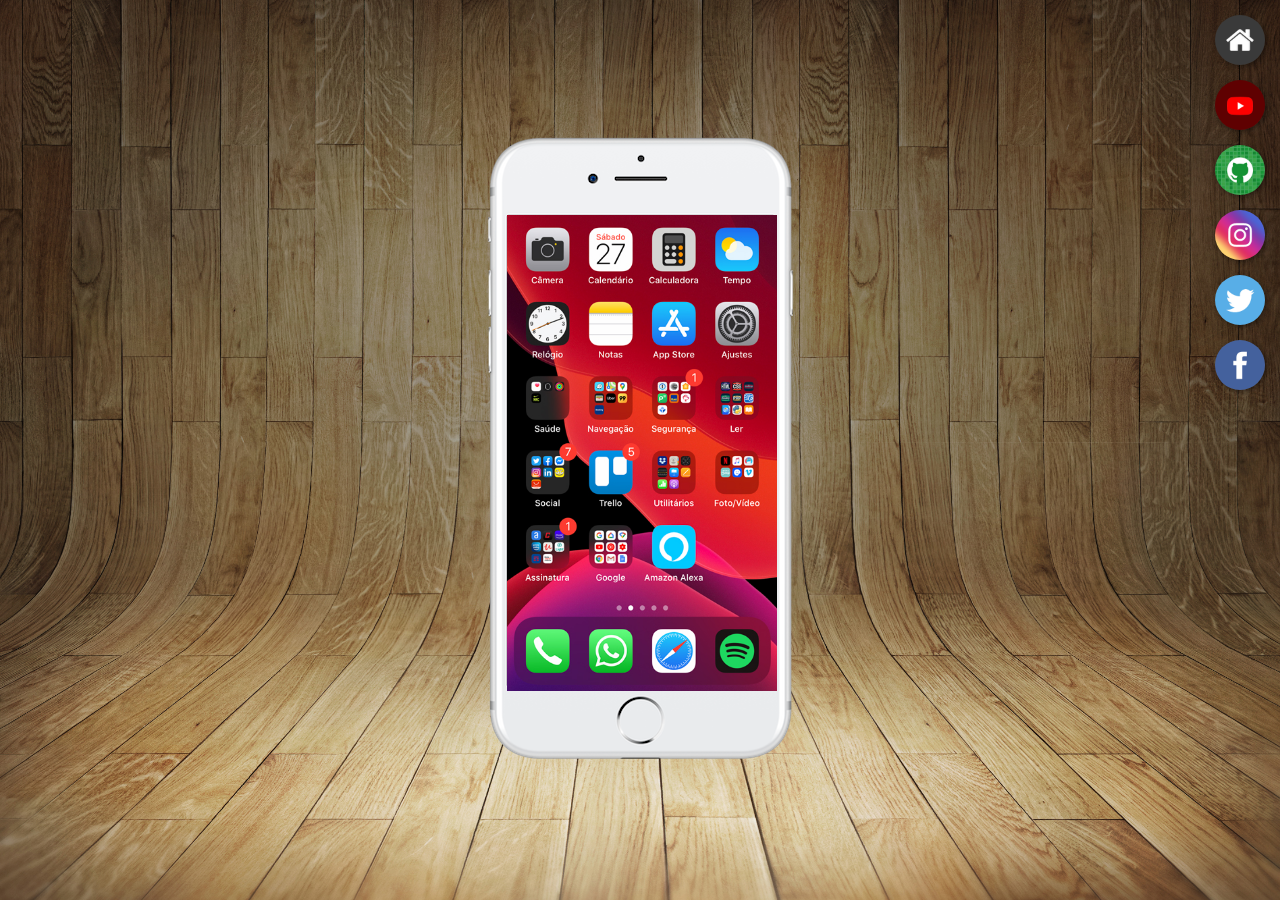
<file: index.html>
<!DOCTYPE html>
<html lang="pt-br">
<head>
    <meta charset="UTF-8">
    <meta name="viewport" content="width=device-width, initial-scale=1.0">
    <link rel="shortcut icon" href="favicon.ico" type="image/x-icon">
    <link rel="stylesheet" href="estilos/style.css">
    <title>Projeto Redes Sociais</title>
</head>
<body>
    <main>
        <section id="telefone">
           <iframe src="home.html" name="tela" id="tela" frameborder="0">
            Seu navegador não é compatível com isso.
           </iframe>
        </section>
        <section id="redes-sociais">
            <a href="home.html" target="tela"><img src="imagens/logo-home.jpg" alt="Home"></a>
            <a href="youtube.html" target="tela"><img src="imagens/logo-youtube.jpg" alt="Youtube"></a>
            <a href="github.html" target="tela"><img src="imagens/logo-github.jpg" alt="Github"></a>
            <a href="instagram.html" target="tela"><img src="imagens/logo-instagram.jpg" alt="Instagram"></a>
            <a href="twitter.html" target="tela"><img src="imagens/logo-twitter.jpg" alt="Twitter"></a>
            <a href="facebook.html" target="tela"><img src="imagens/logo-facebook.jpg" alt="Facebook"></a>
        </section>
    </main>
</body>
</html>
</file>
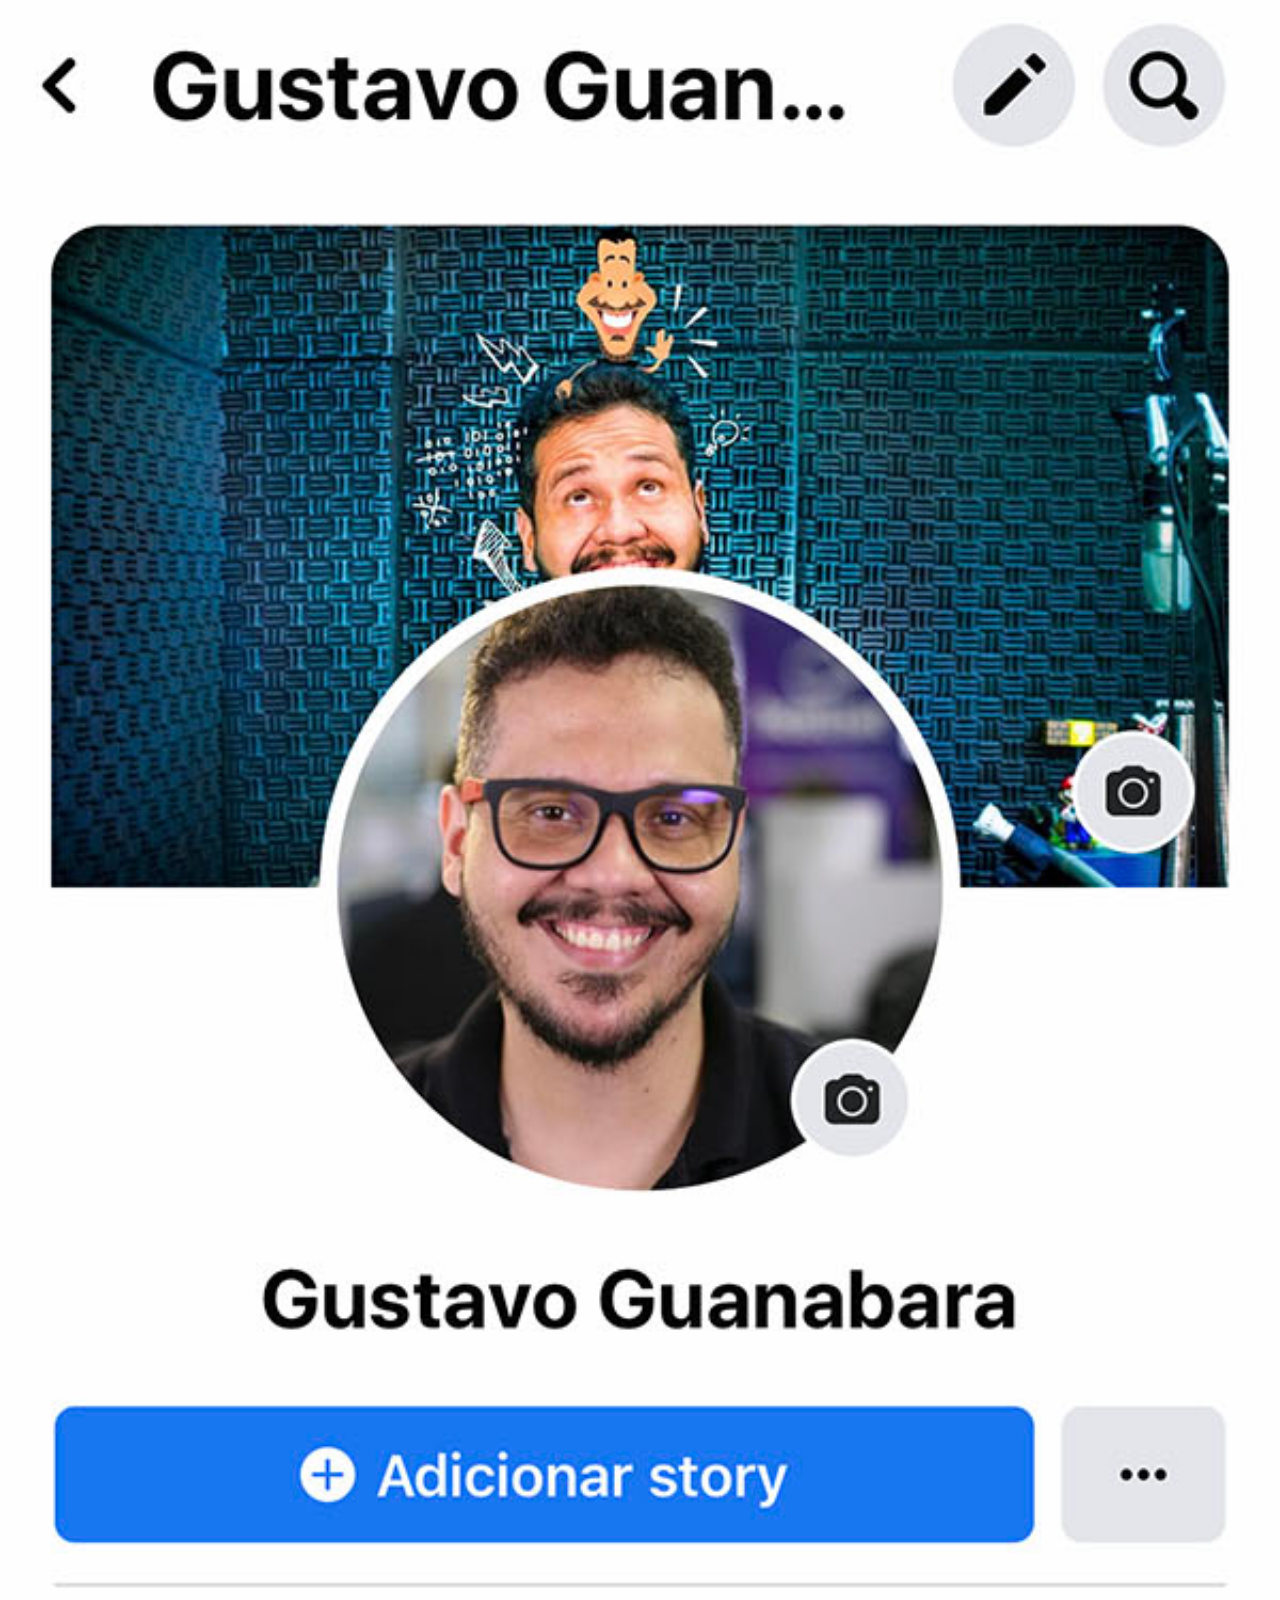
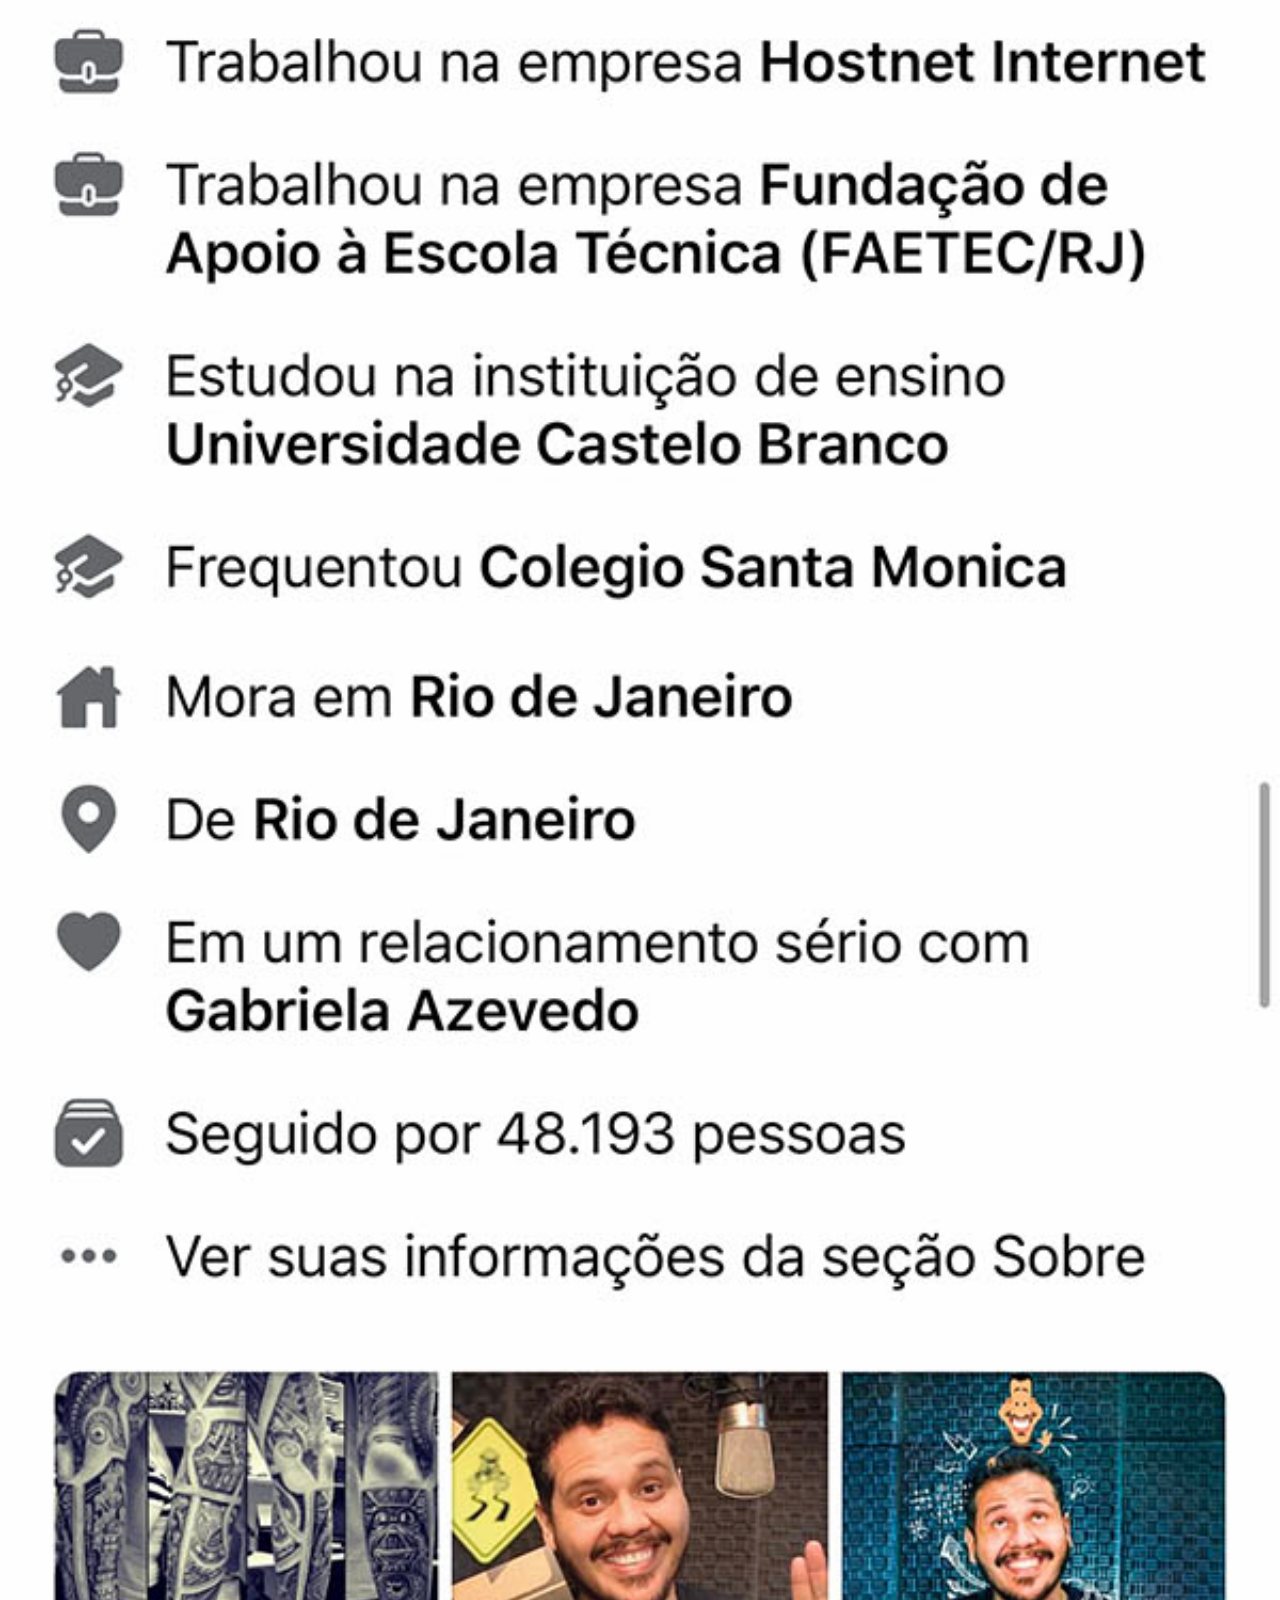
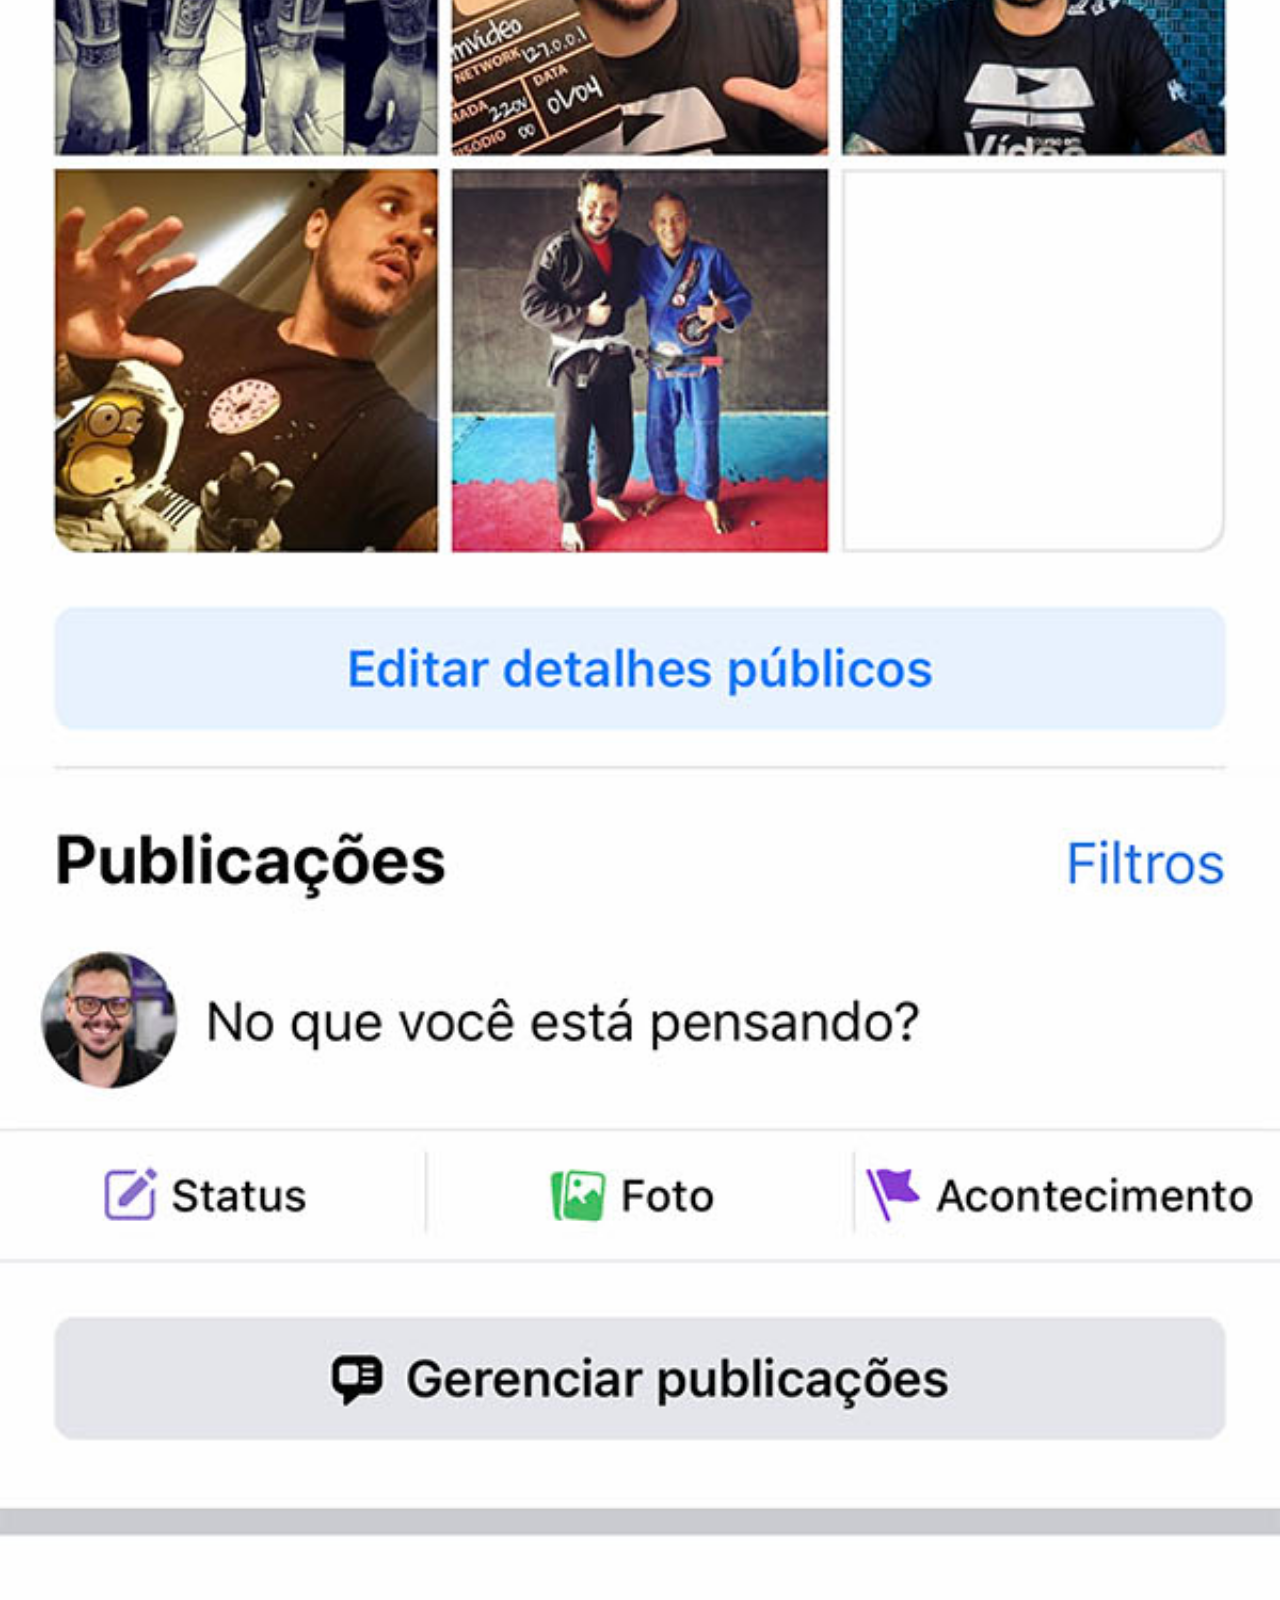
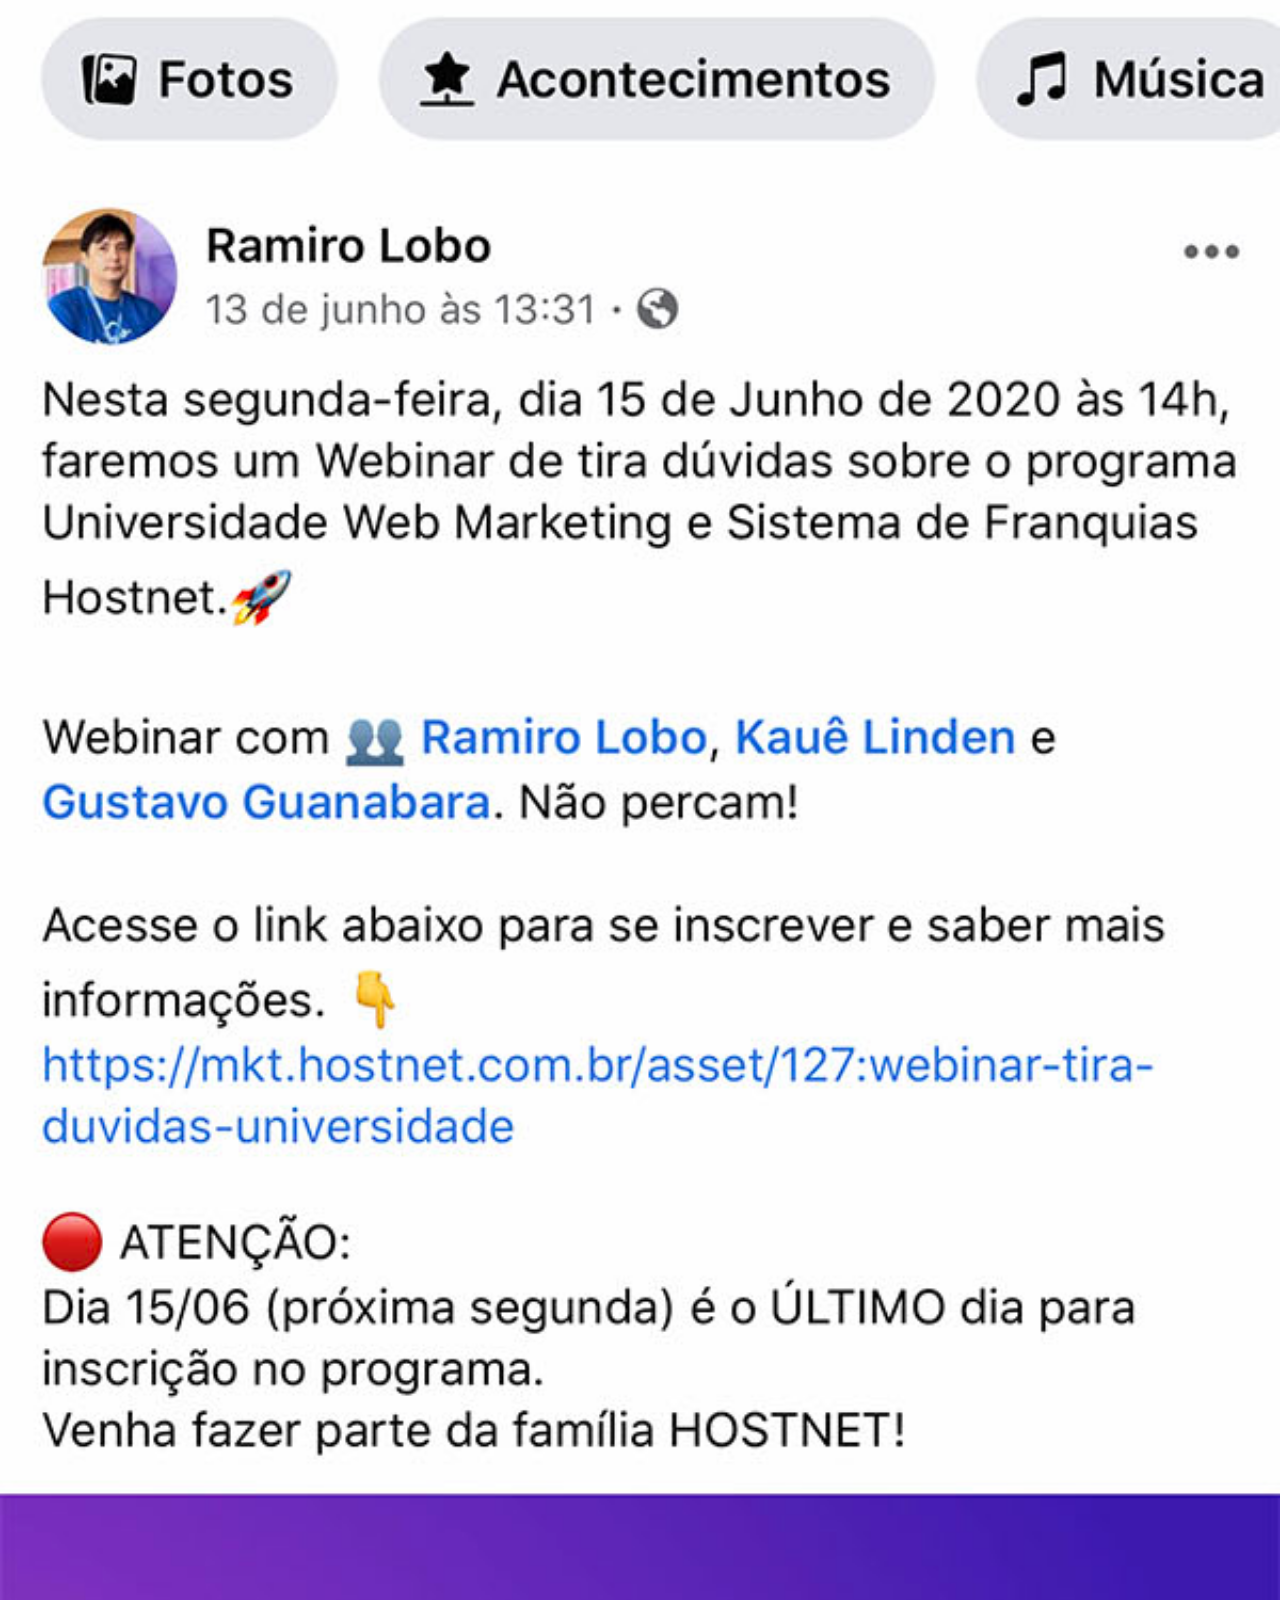
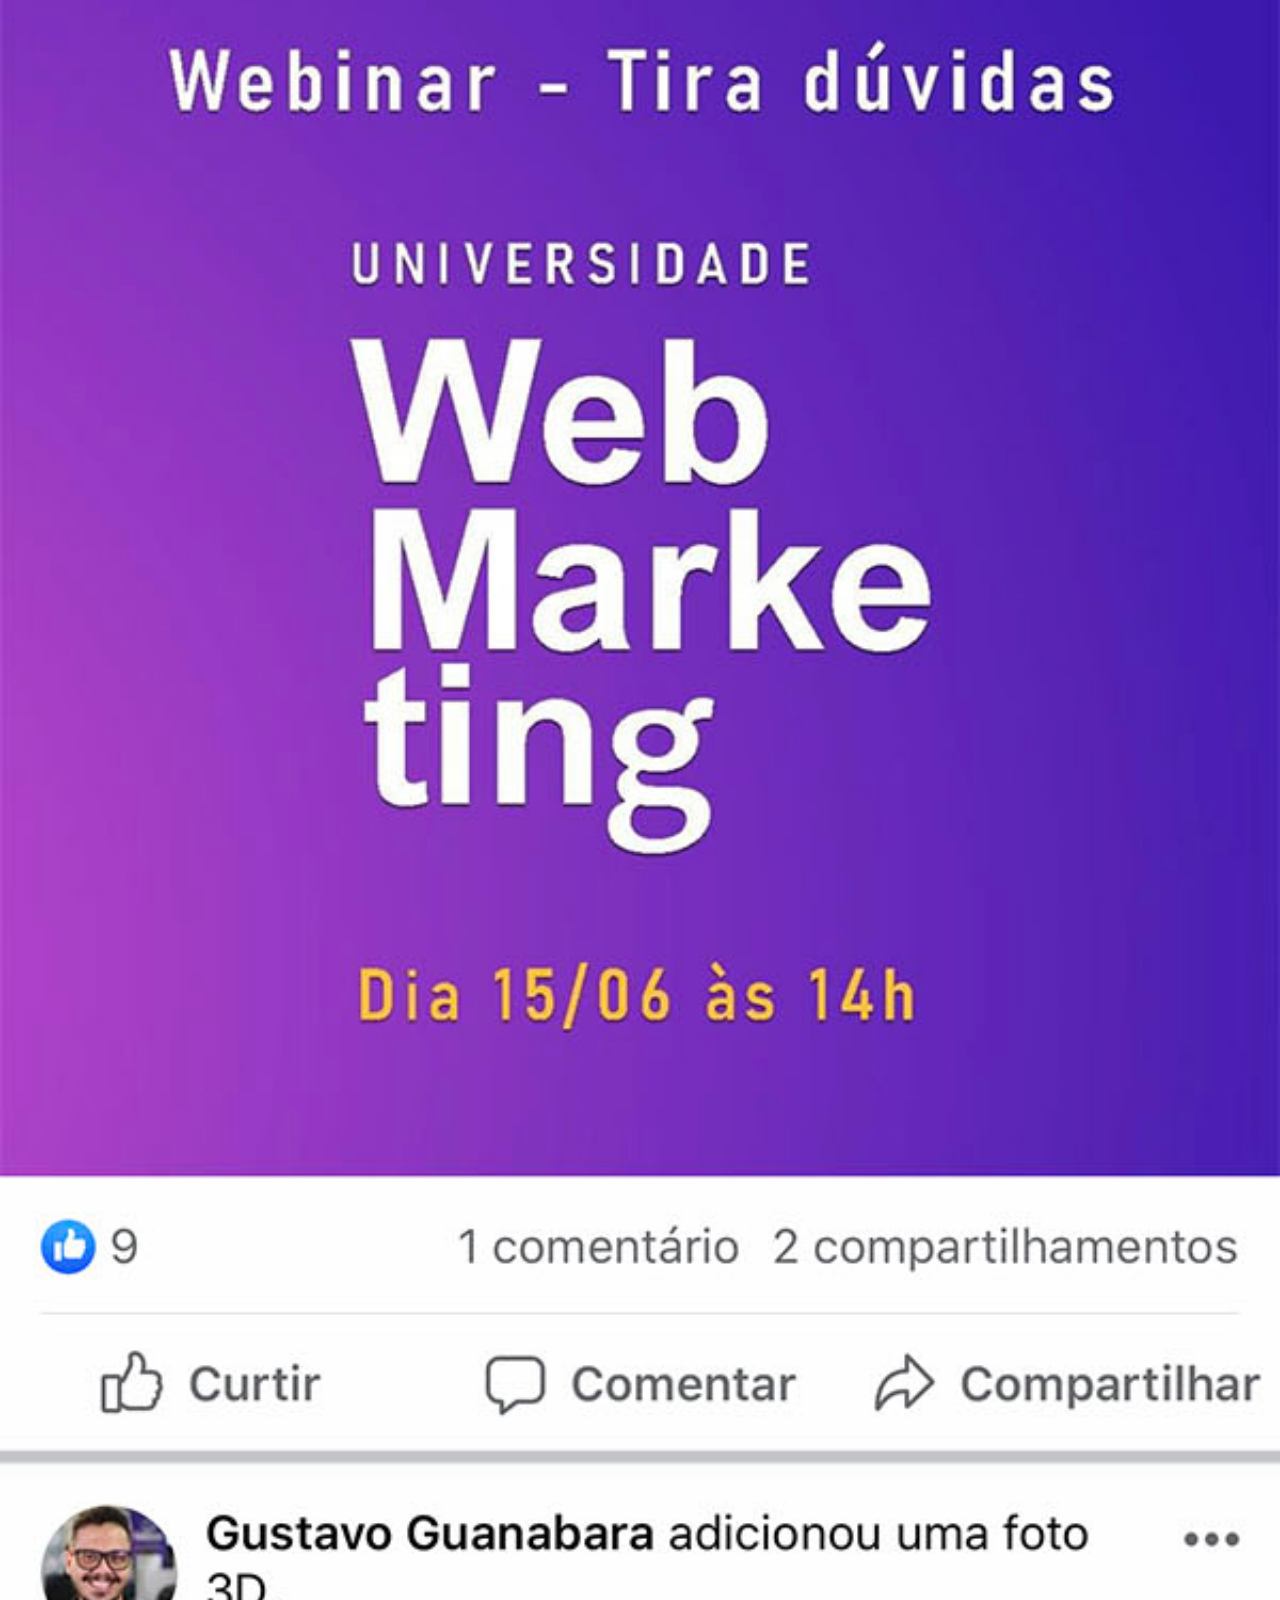
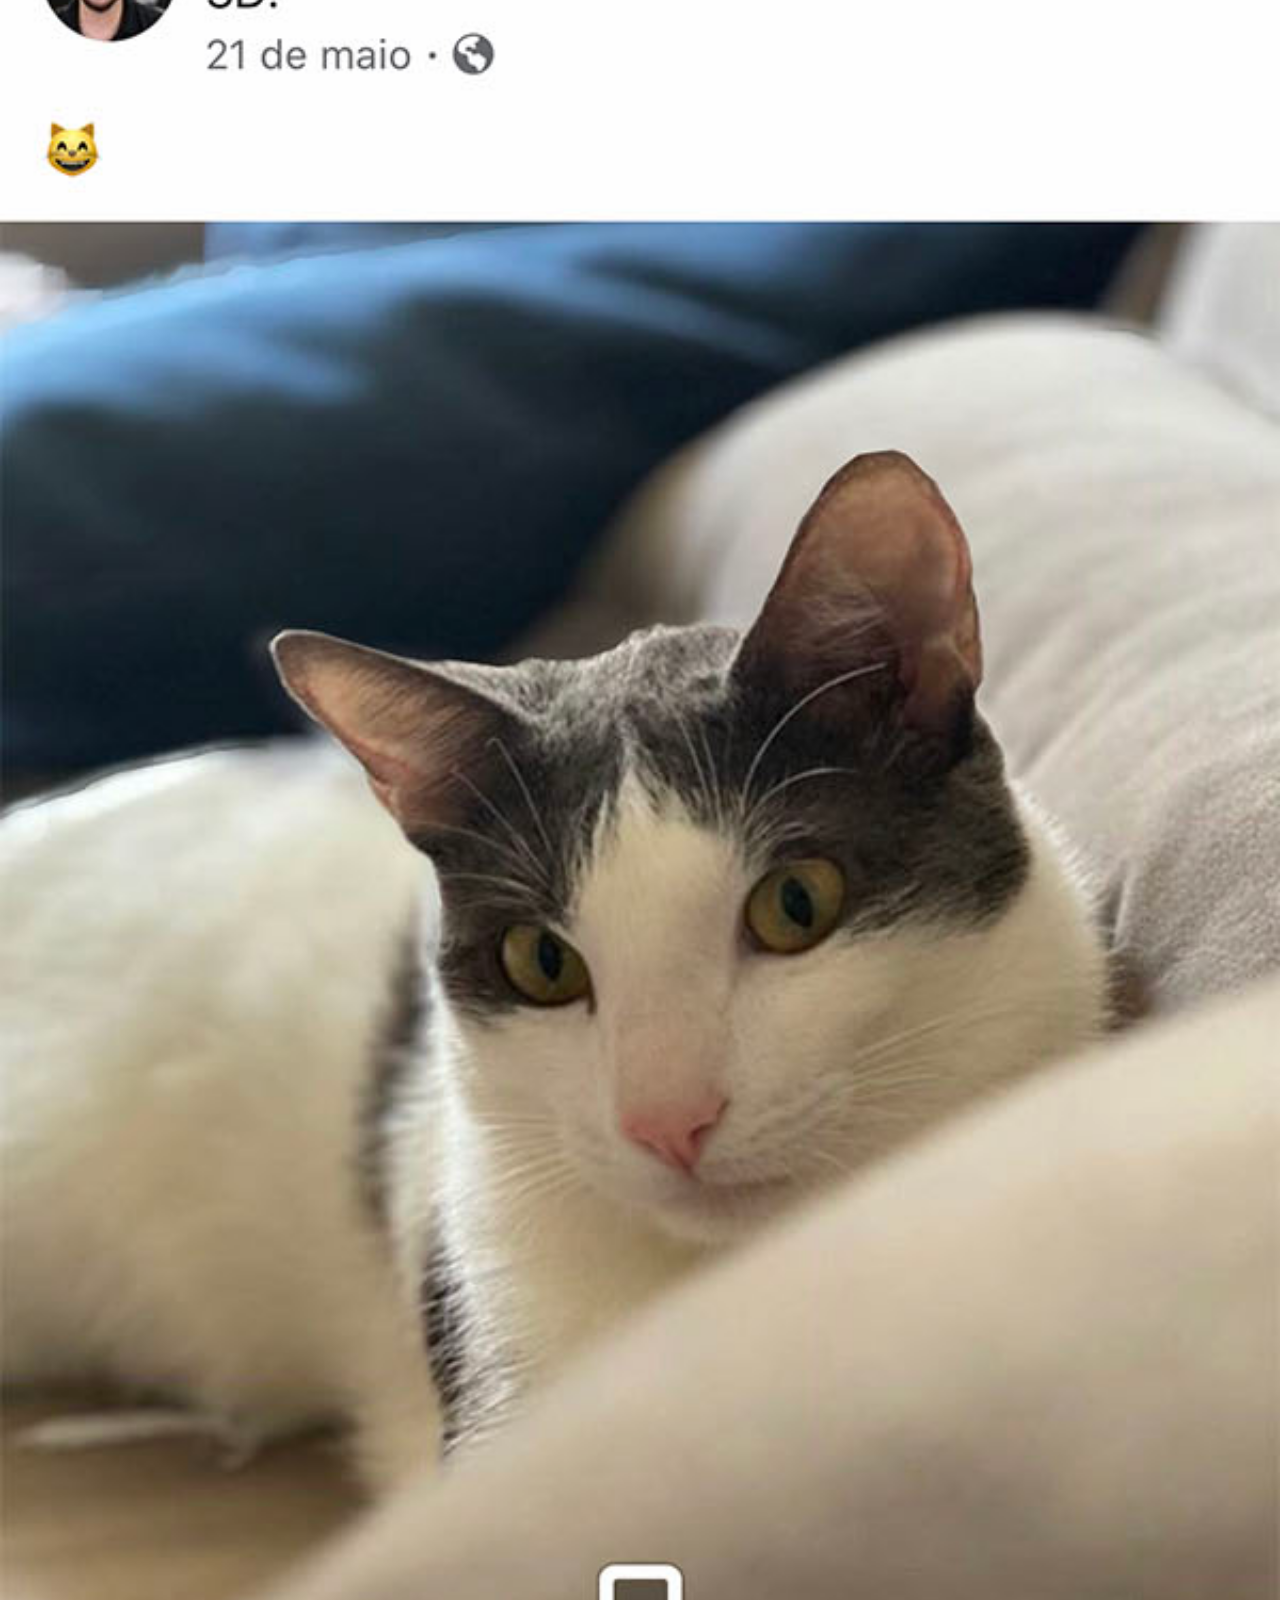
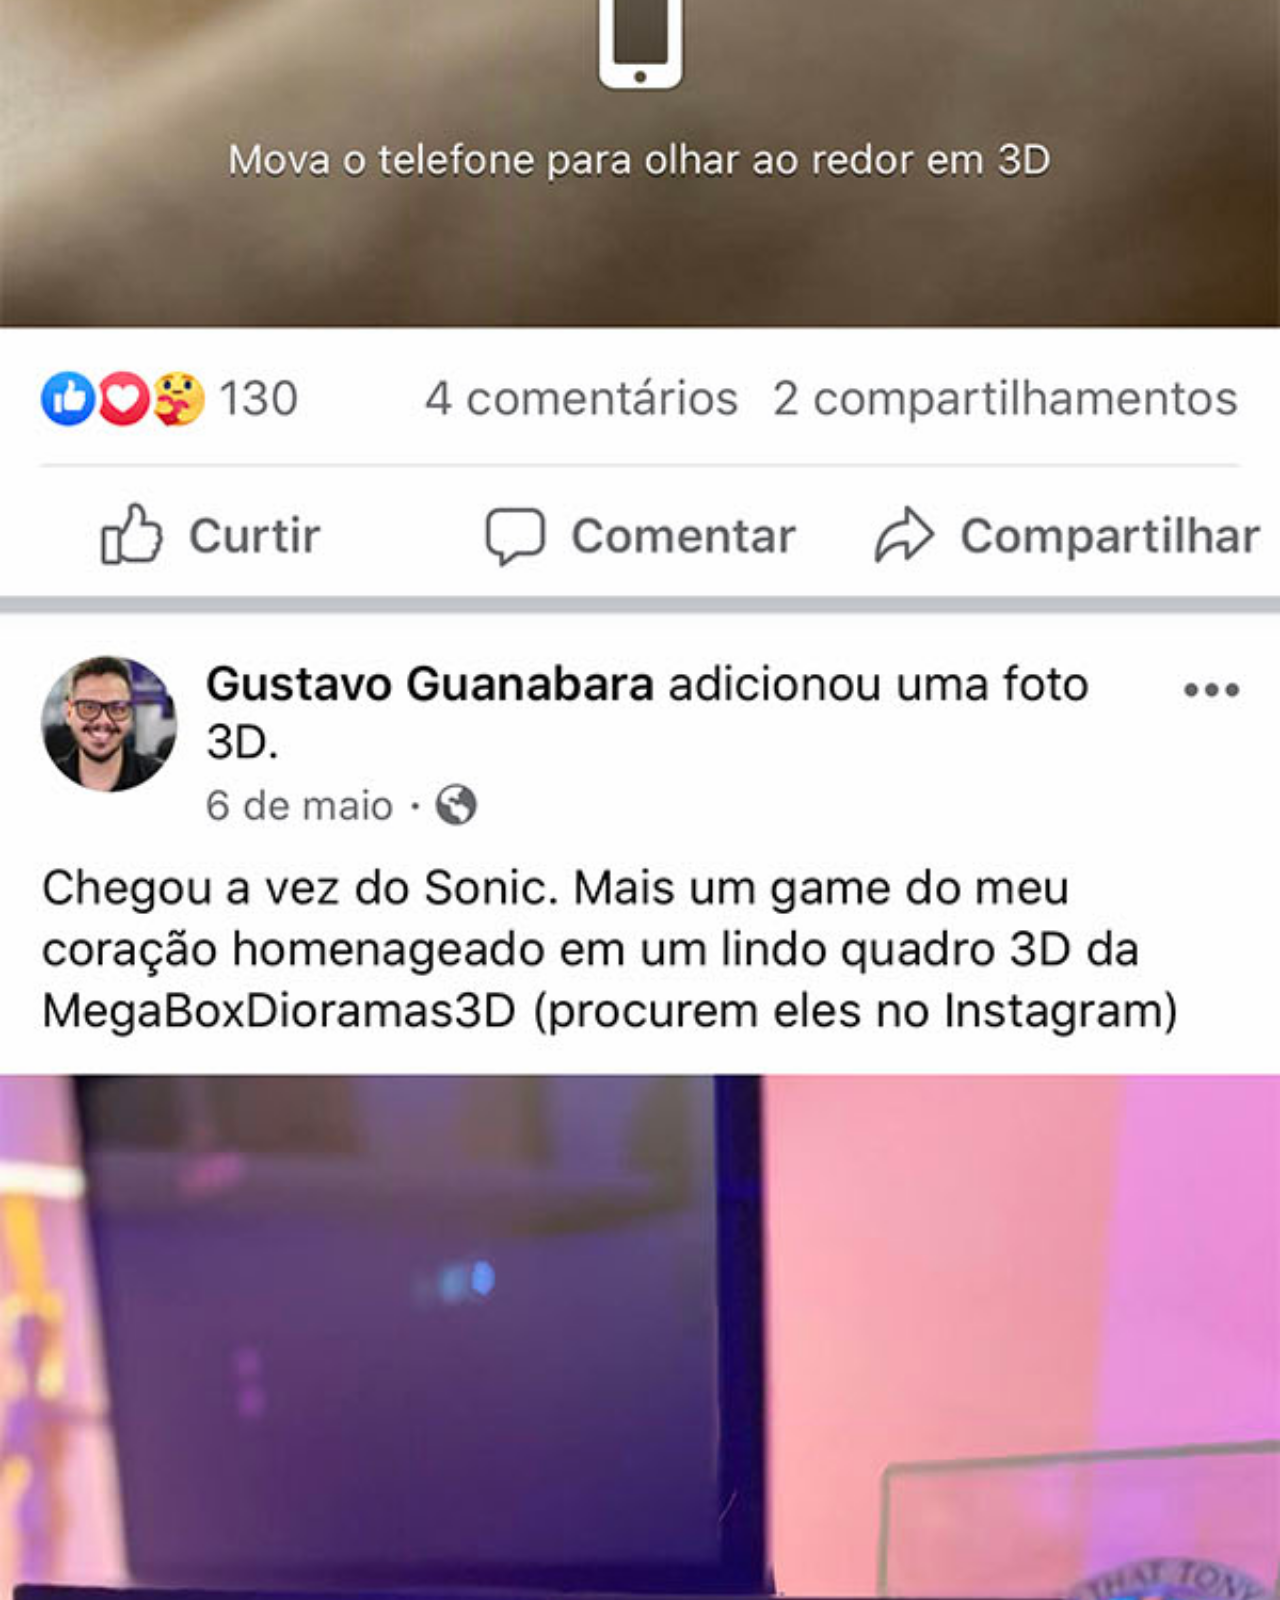
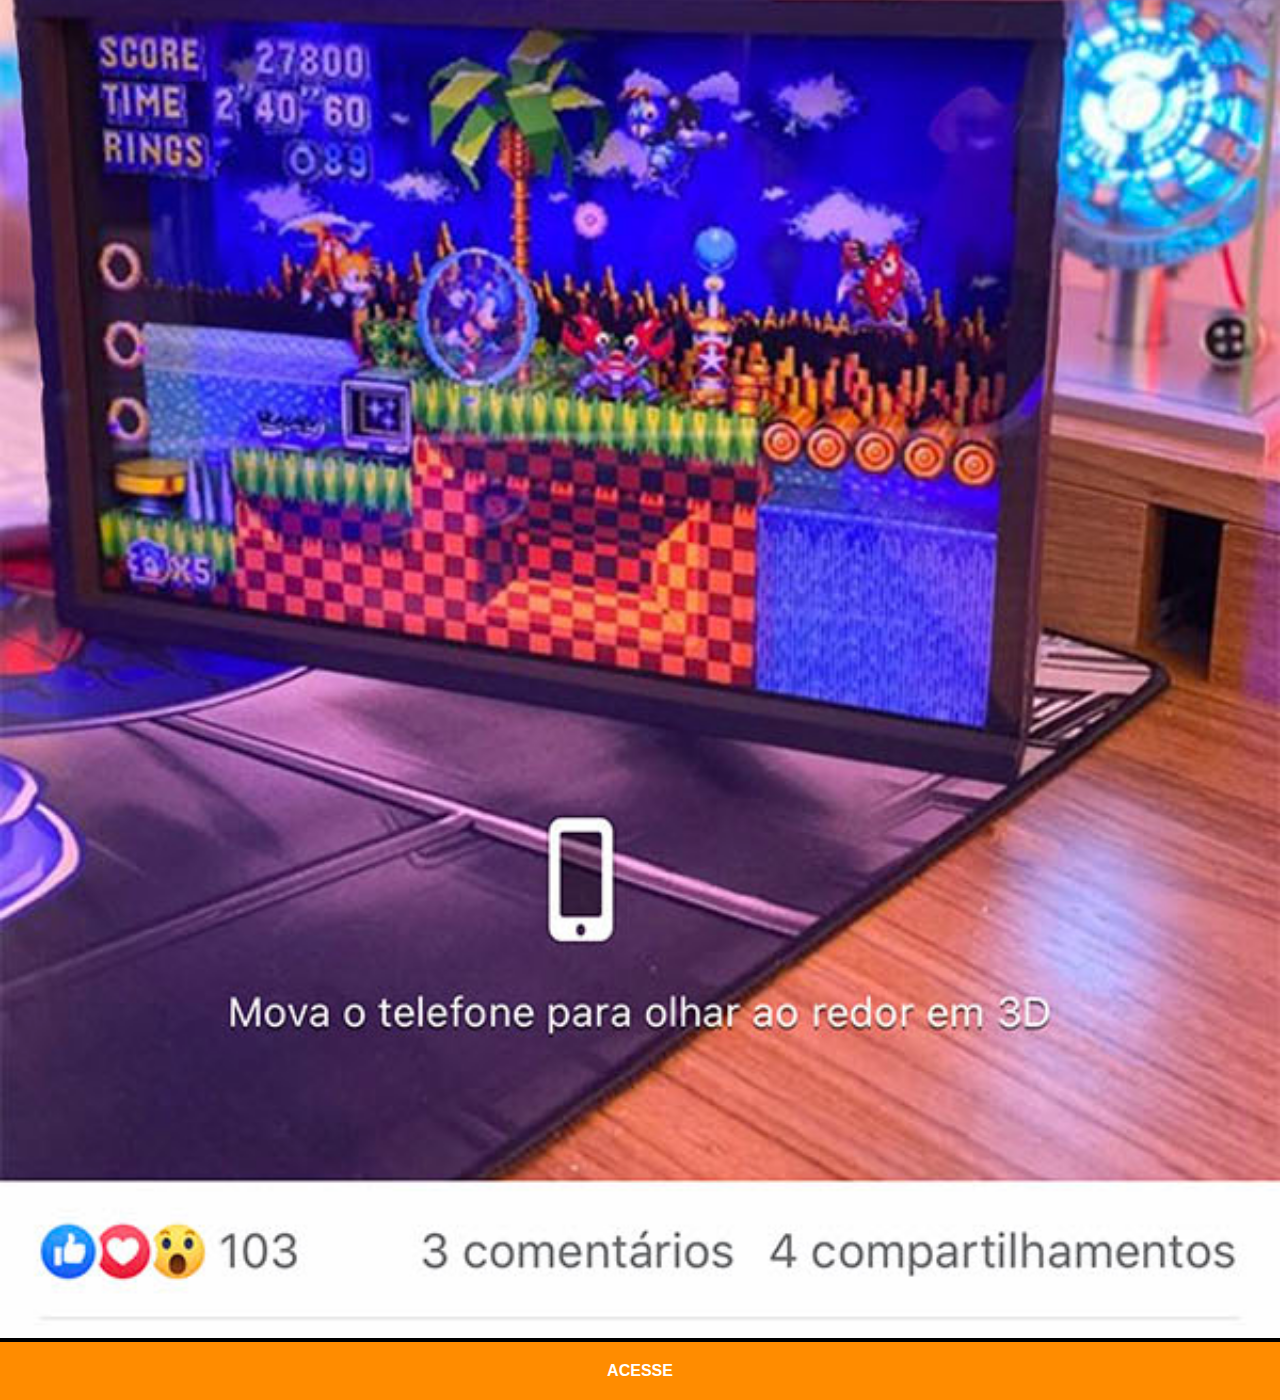
<file: facebook.html>
<!DOCTYPE html>
<html lang="pt-br">
<head>
    <meta charset="UTF-8">
    <meta name="viewport" content="width=device-width, initial-scale=1.0">
    <title>Facebook</title>
    <link rel="stylesheet" href="estilos/social.css">
</head>
<body>
    <img src="imagens/tela-facebook.jpg" alt="Facebook">
    <a href="https://www.facebook.com/gustavoguanabara/">ACESSE</a>
</body>
</html>
</file>
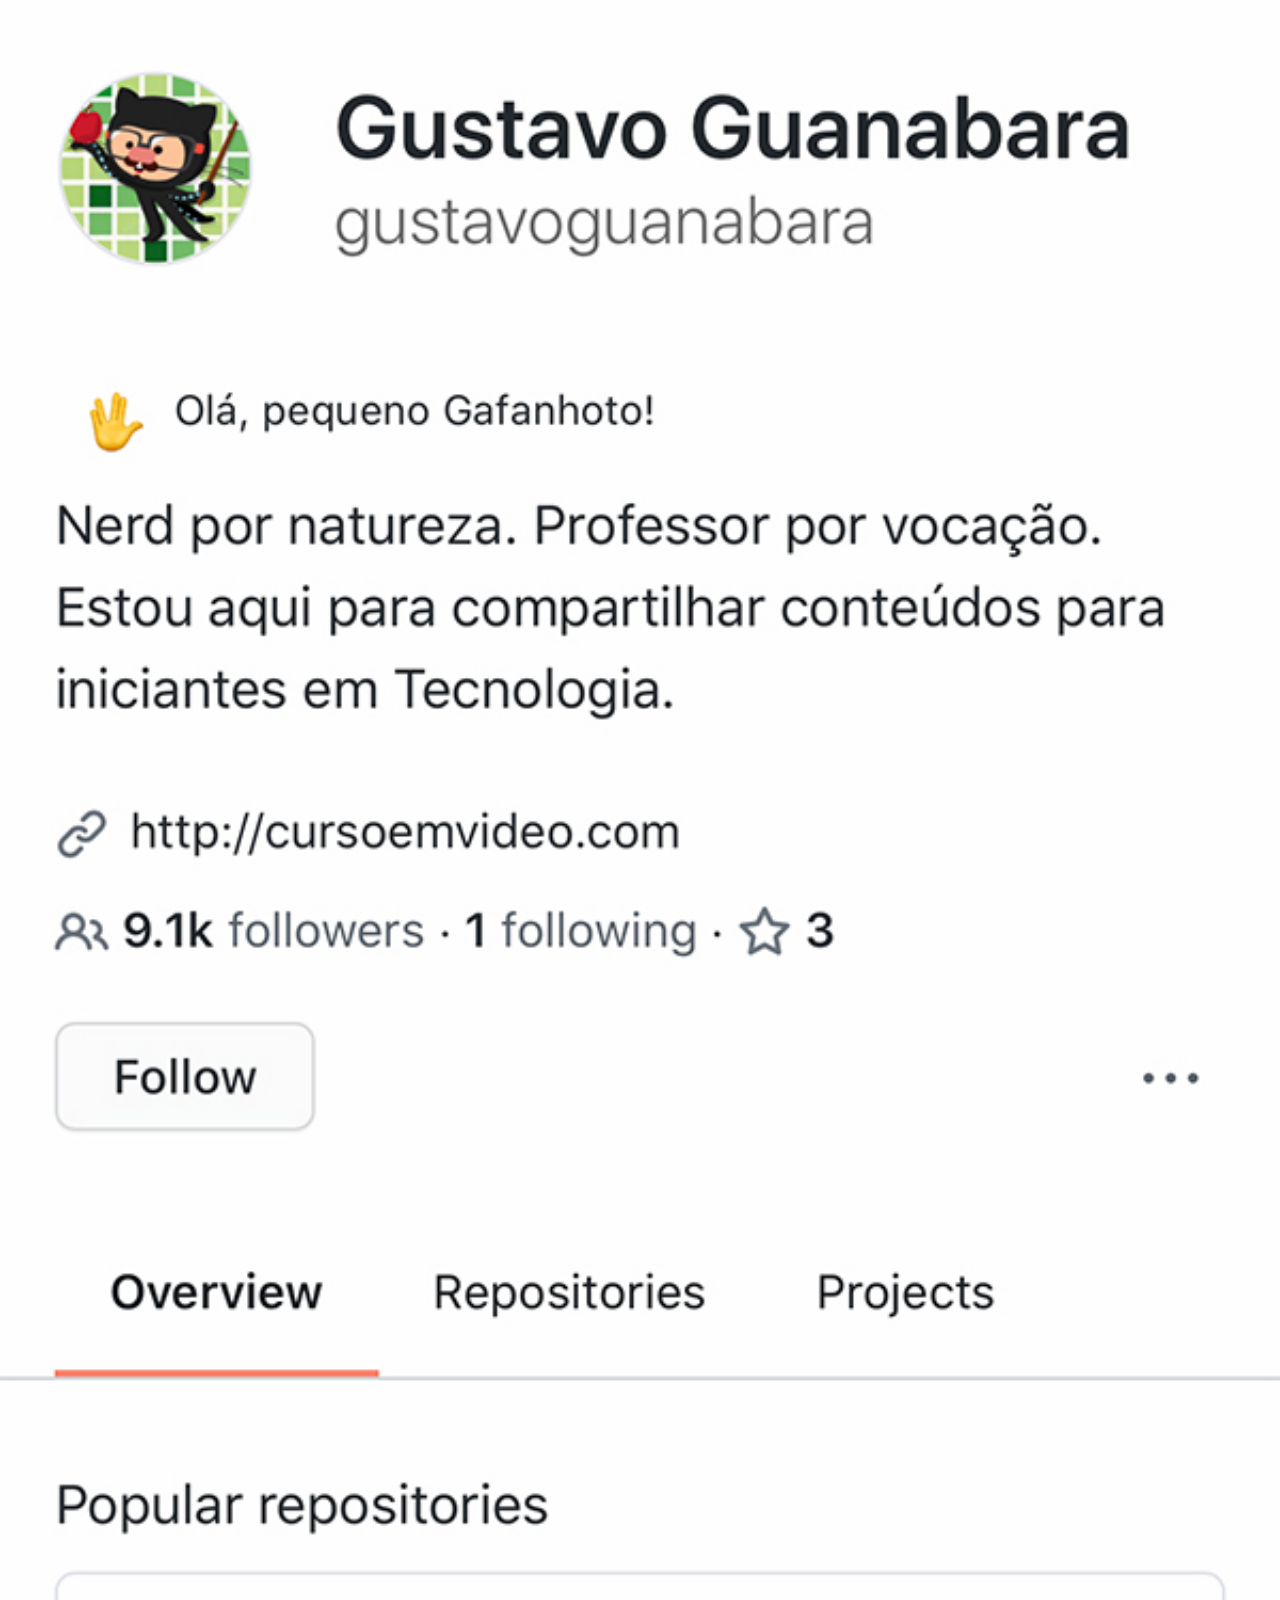
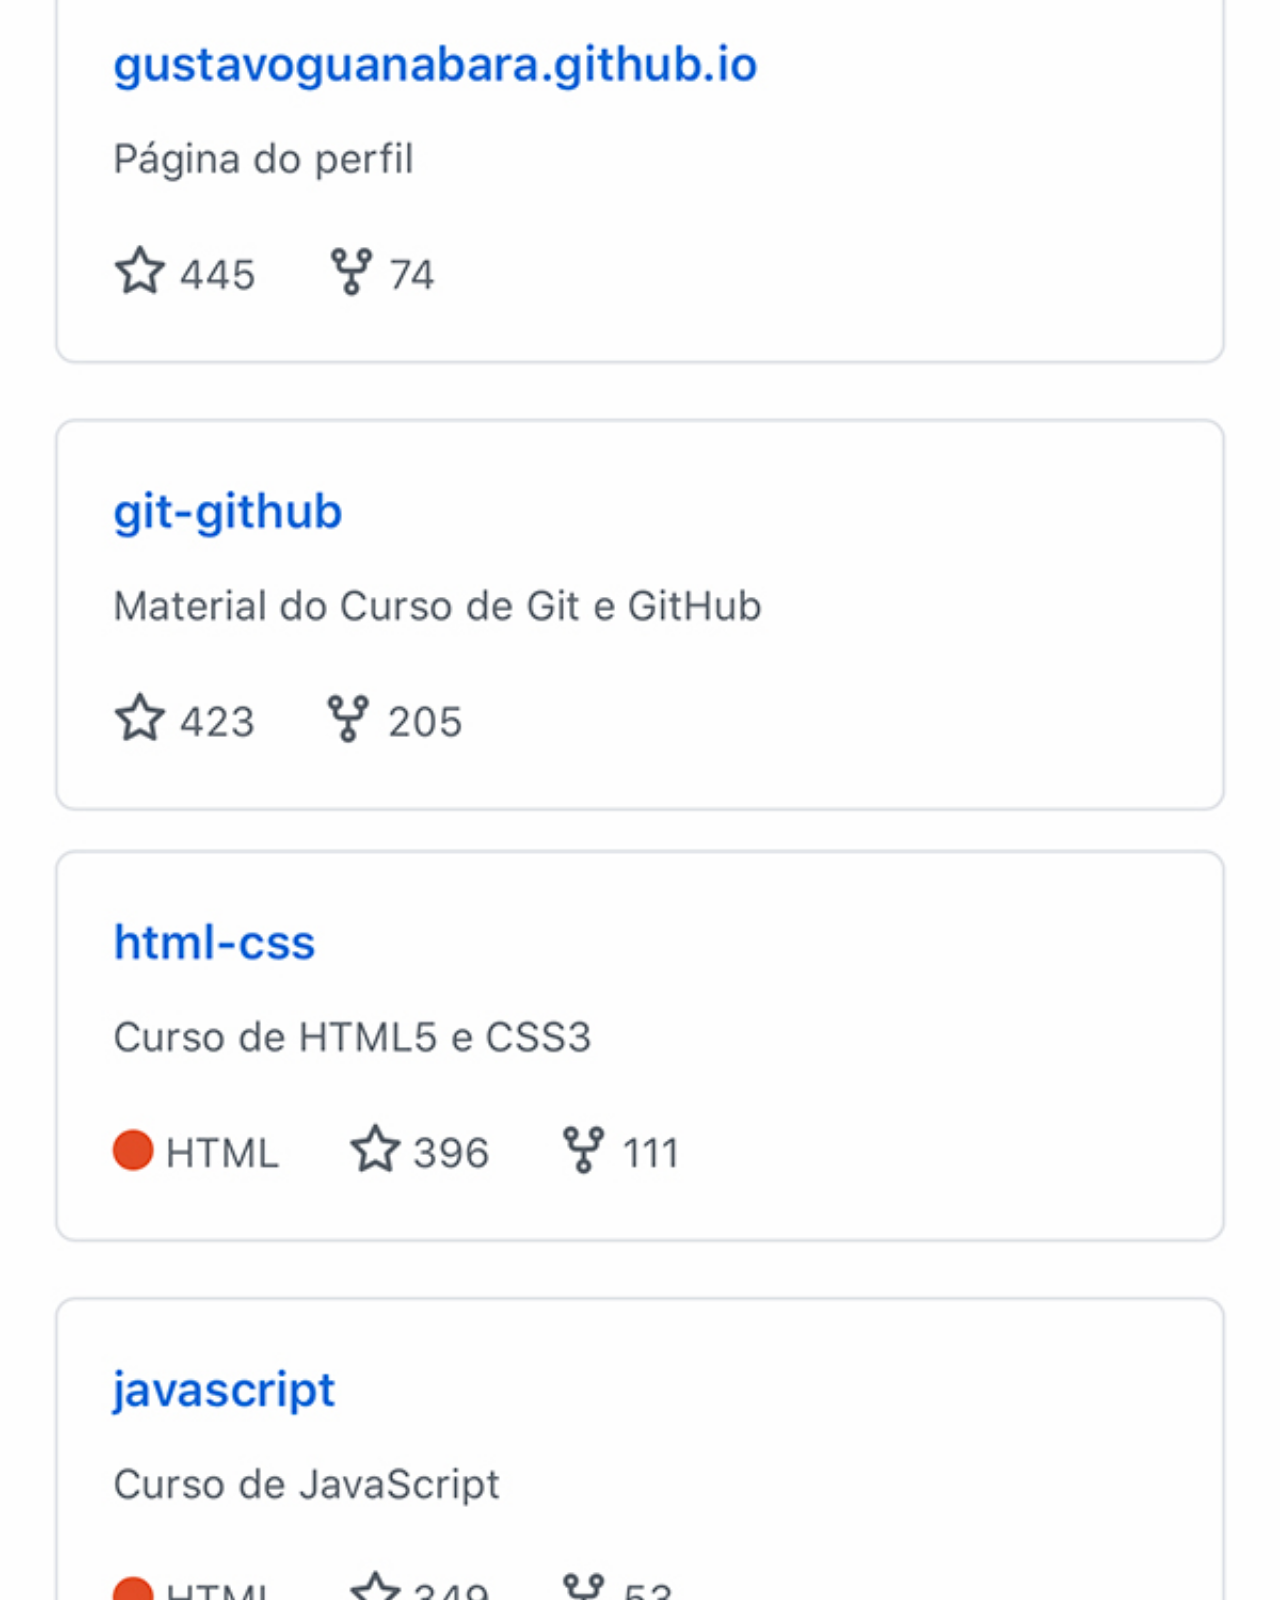
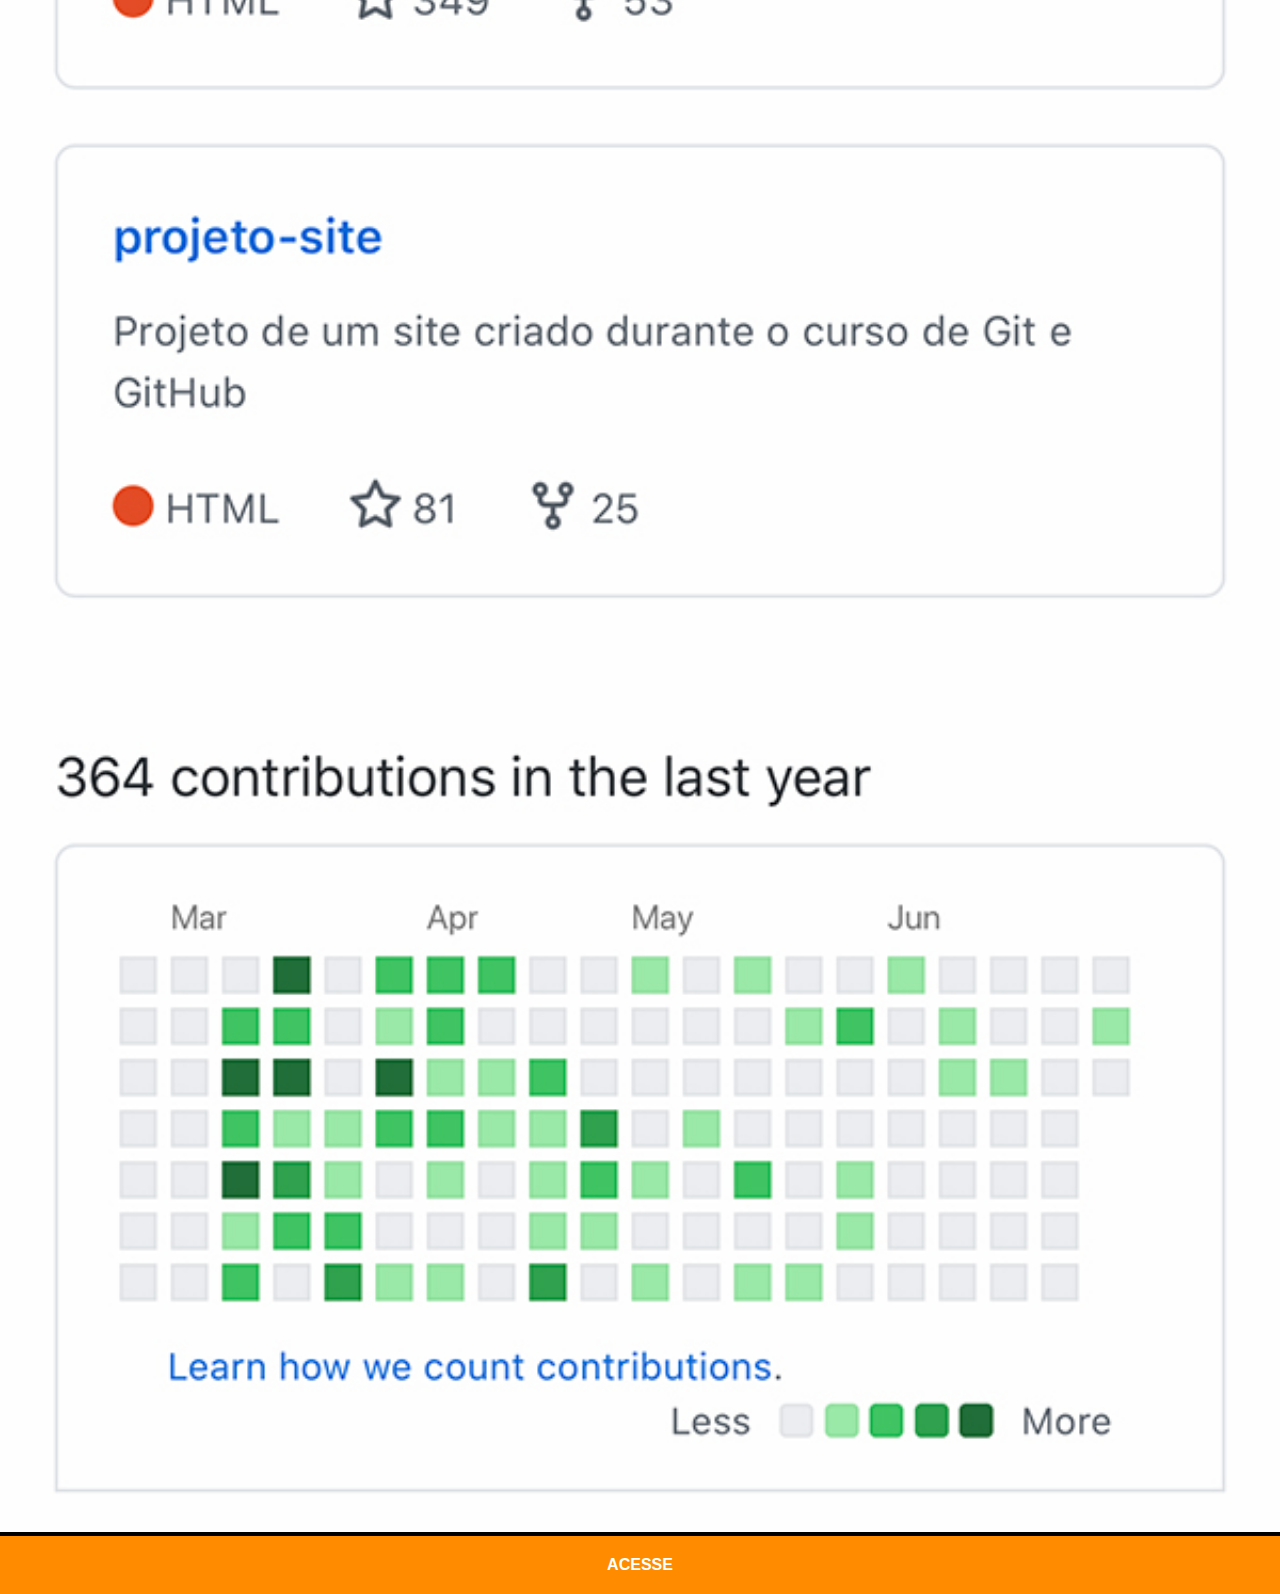
<file: github.html>
<!DOCTYPE html>
<html lang="pt-br">
<head>
    <meta charset="UTF-8">
    <meta name="viewport" content="width=device-width, initial-scale=1.0">
    <title>Github</title>
   <link rel="stylesheet" href="estilos/social.css">
</head>
<body>
    <img src="imagens/tela-github.jpg" alt="Github">
    <a href="https://github.com/gustavoguanabara/html-css/tree/master/aulas-pdf" target="_blank">ACESSE</a>
</body>
</html>
</file>
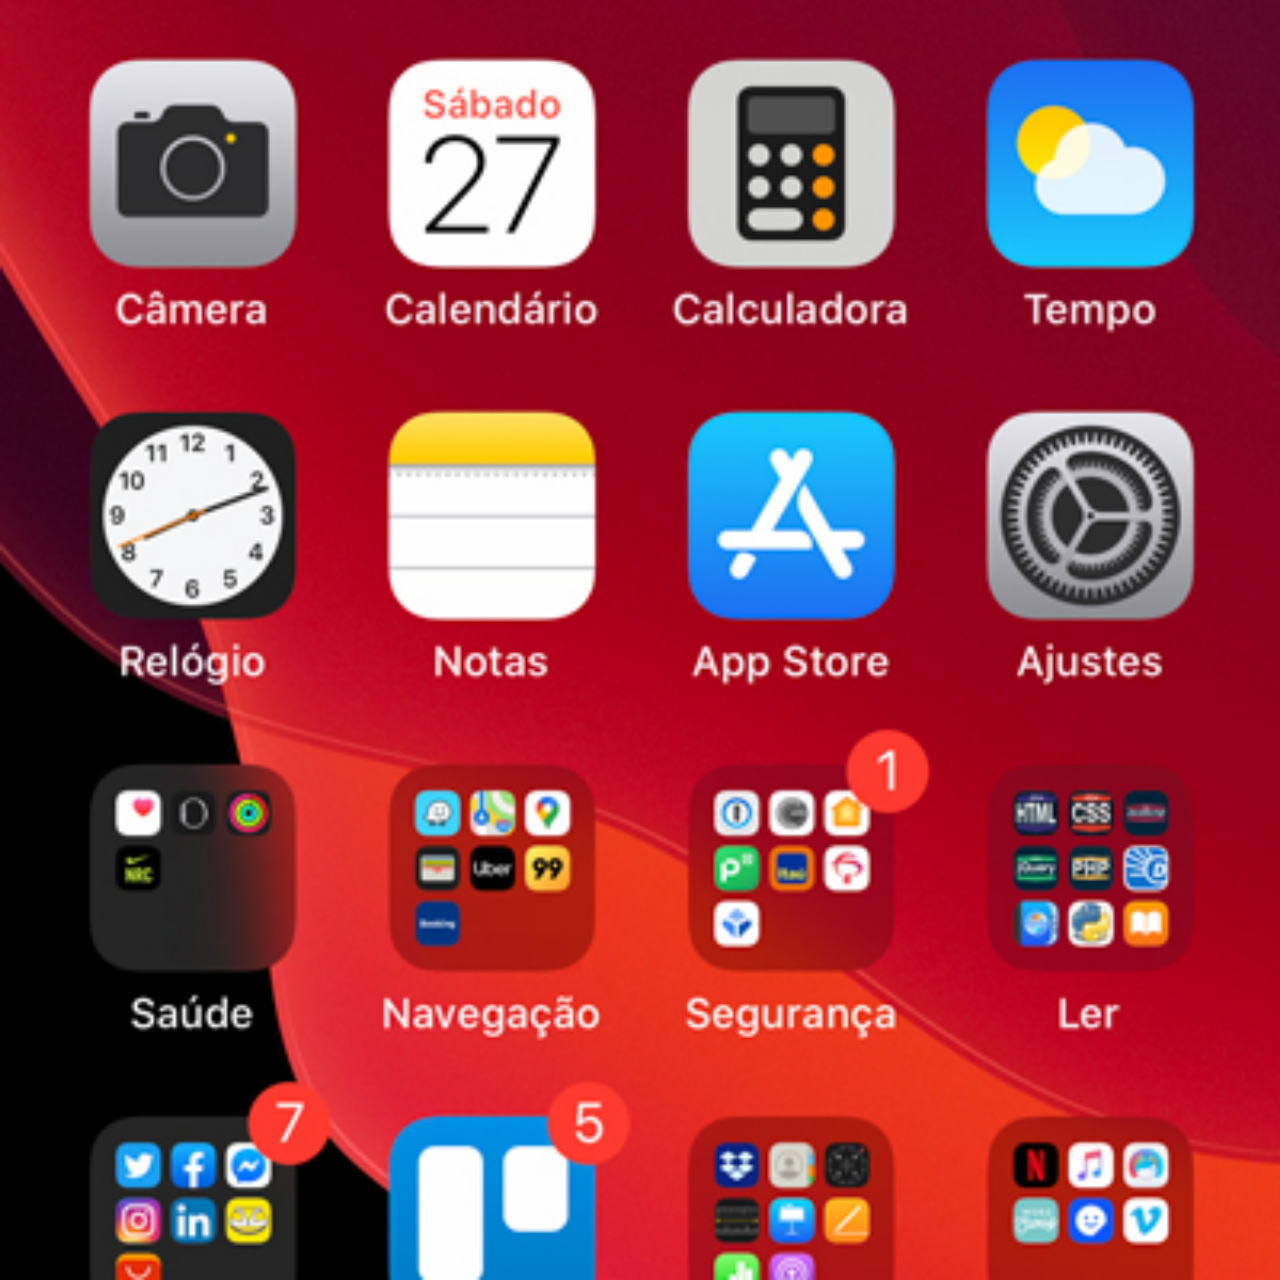
<file: home.html>
<!DOCTYPE html>
<html lang="pt">
<head>
    <meta charset="UTF-8">
    <meta name="viewport" content="width=device-width, initial-scale=1.0">
    <title>Home</title>
    <style>
        * {
            margin: 0px;
            padding: 0px;
        }

        body {
            height: 100vw;
            width: 100vw;
            background:black url('imagens/tela-home.jpg') no-repeat top center;
            background-size: cover;
        }
    </style>
</head>
<body>
    
</body>
</html>
</file>
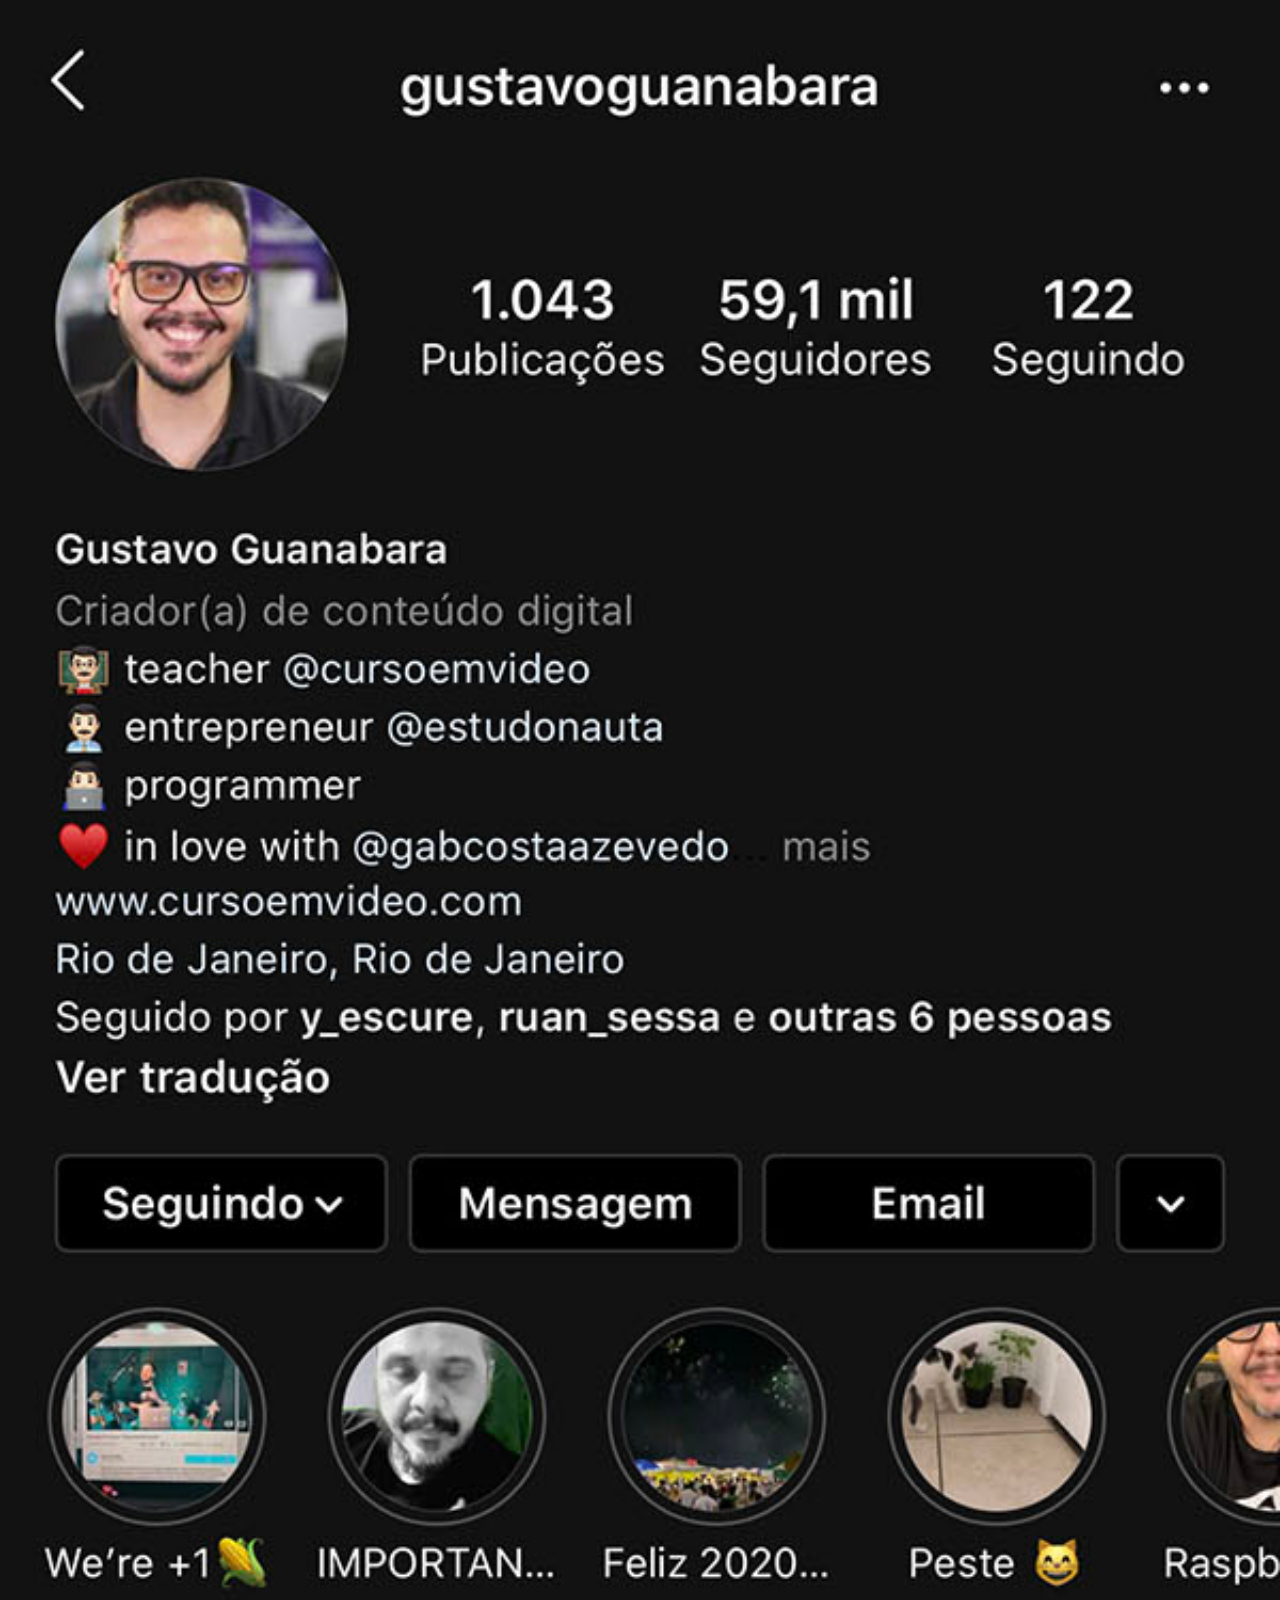
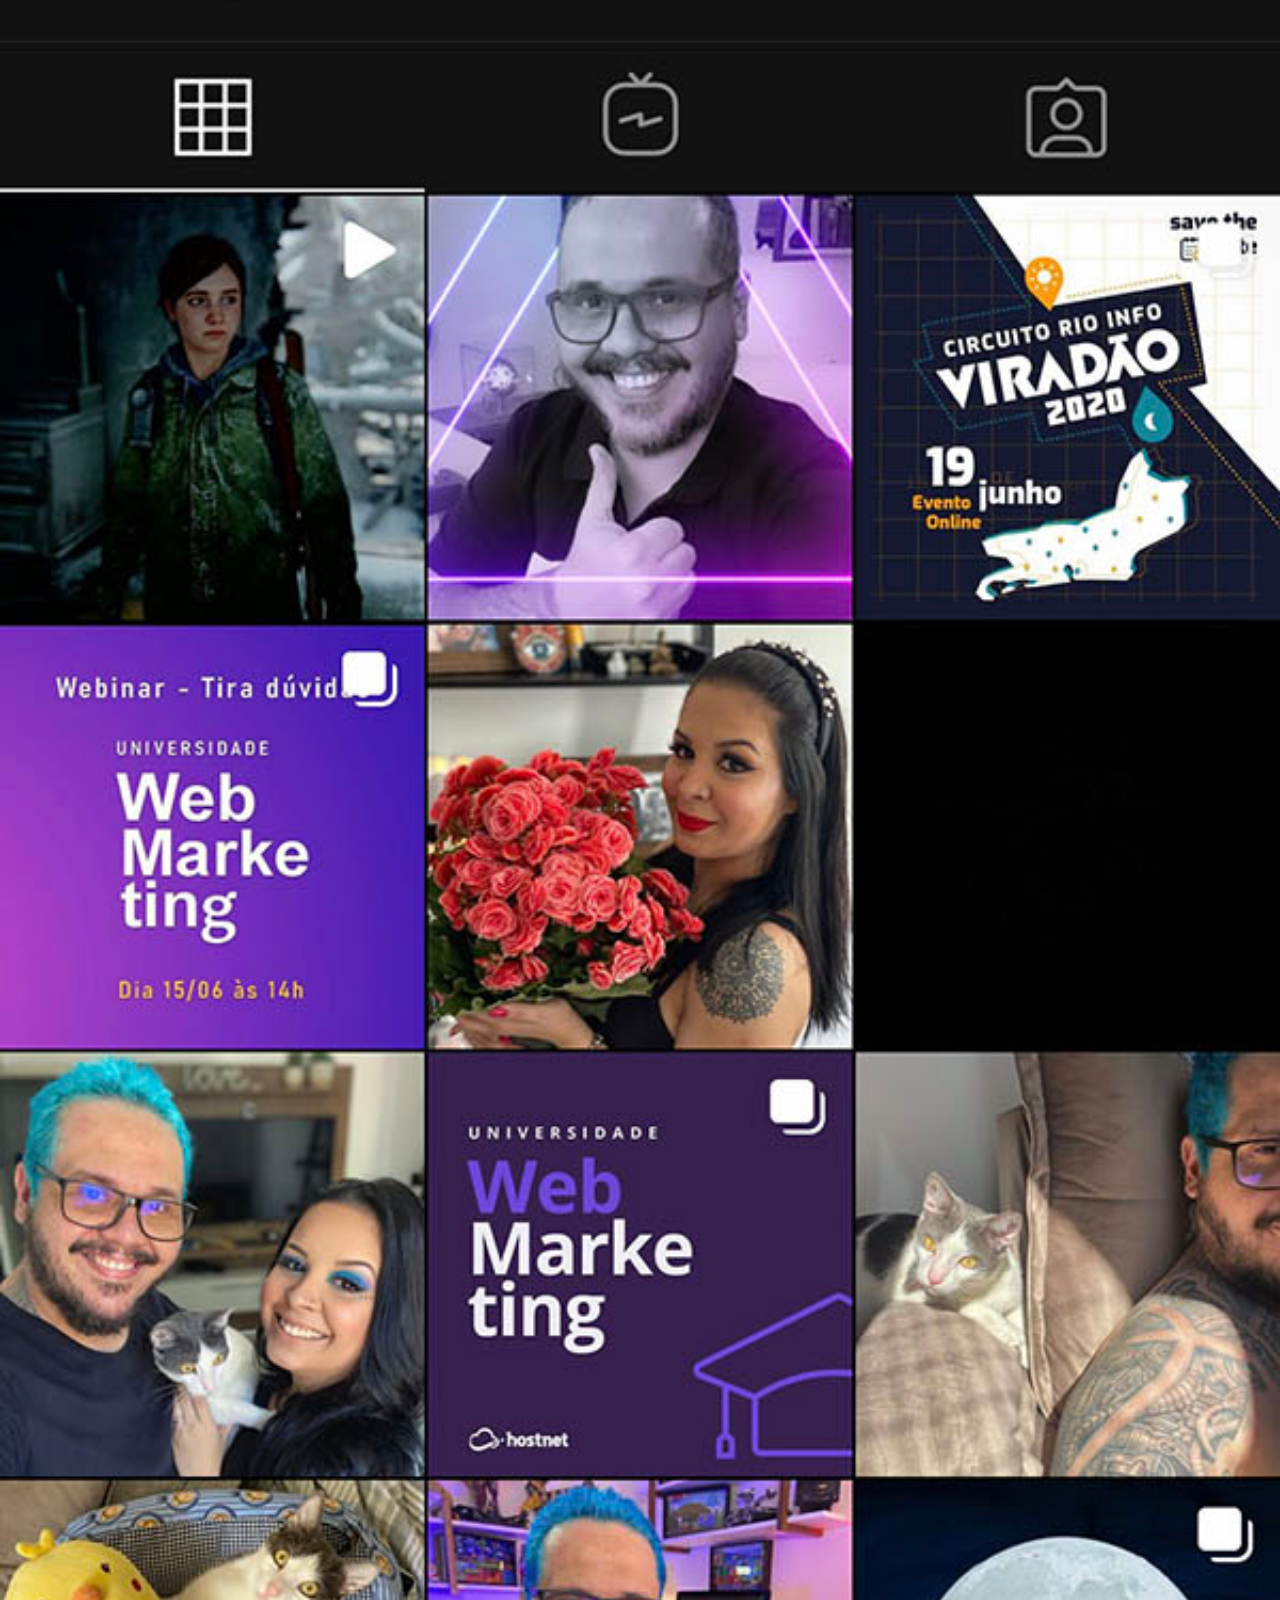
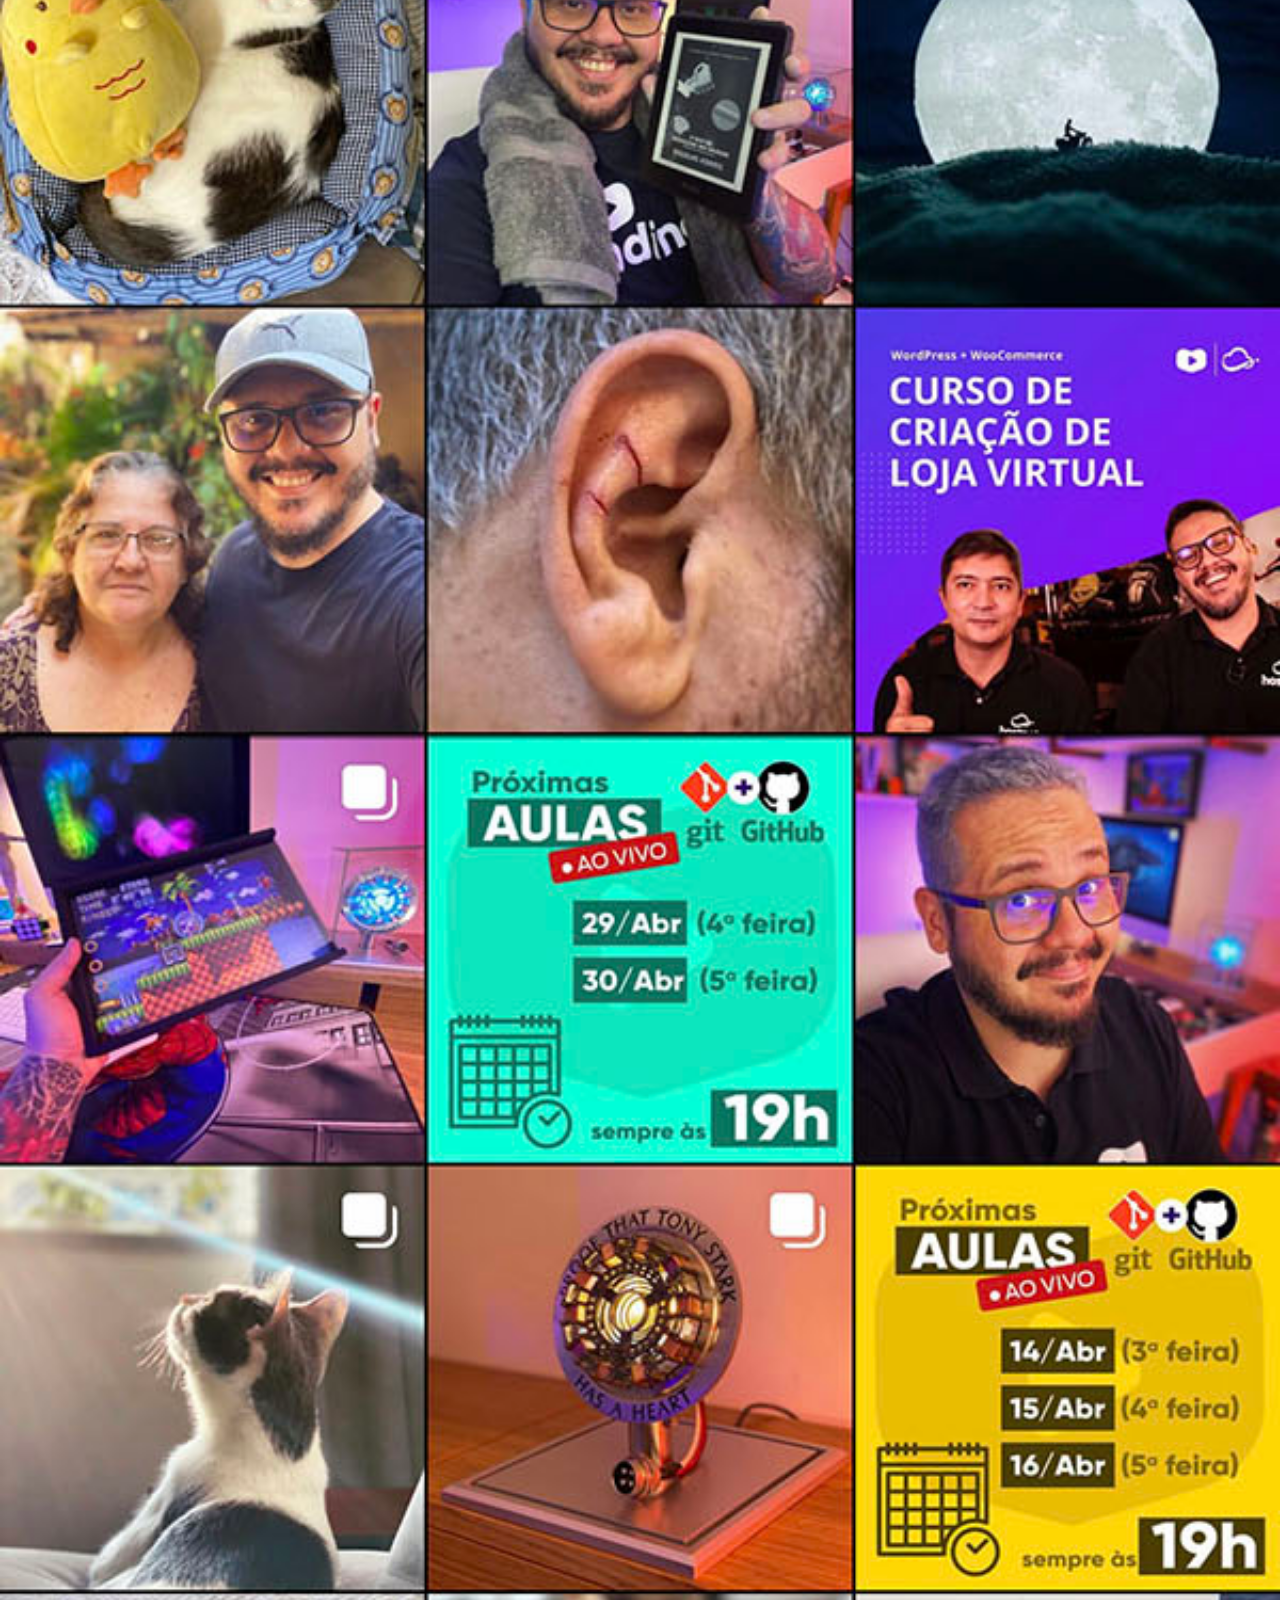
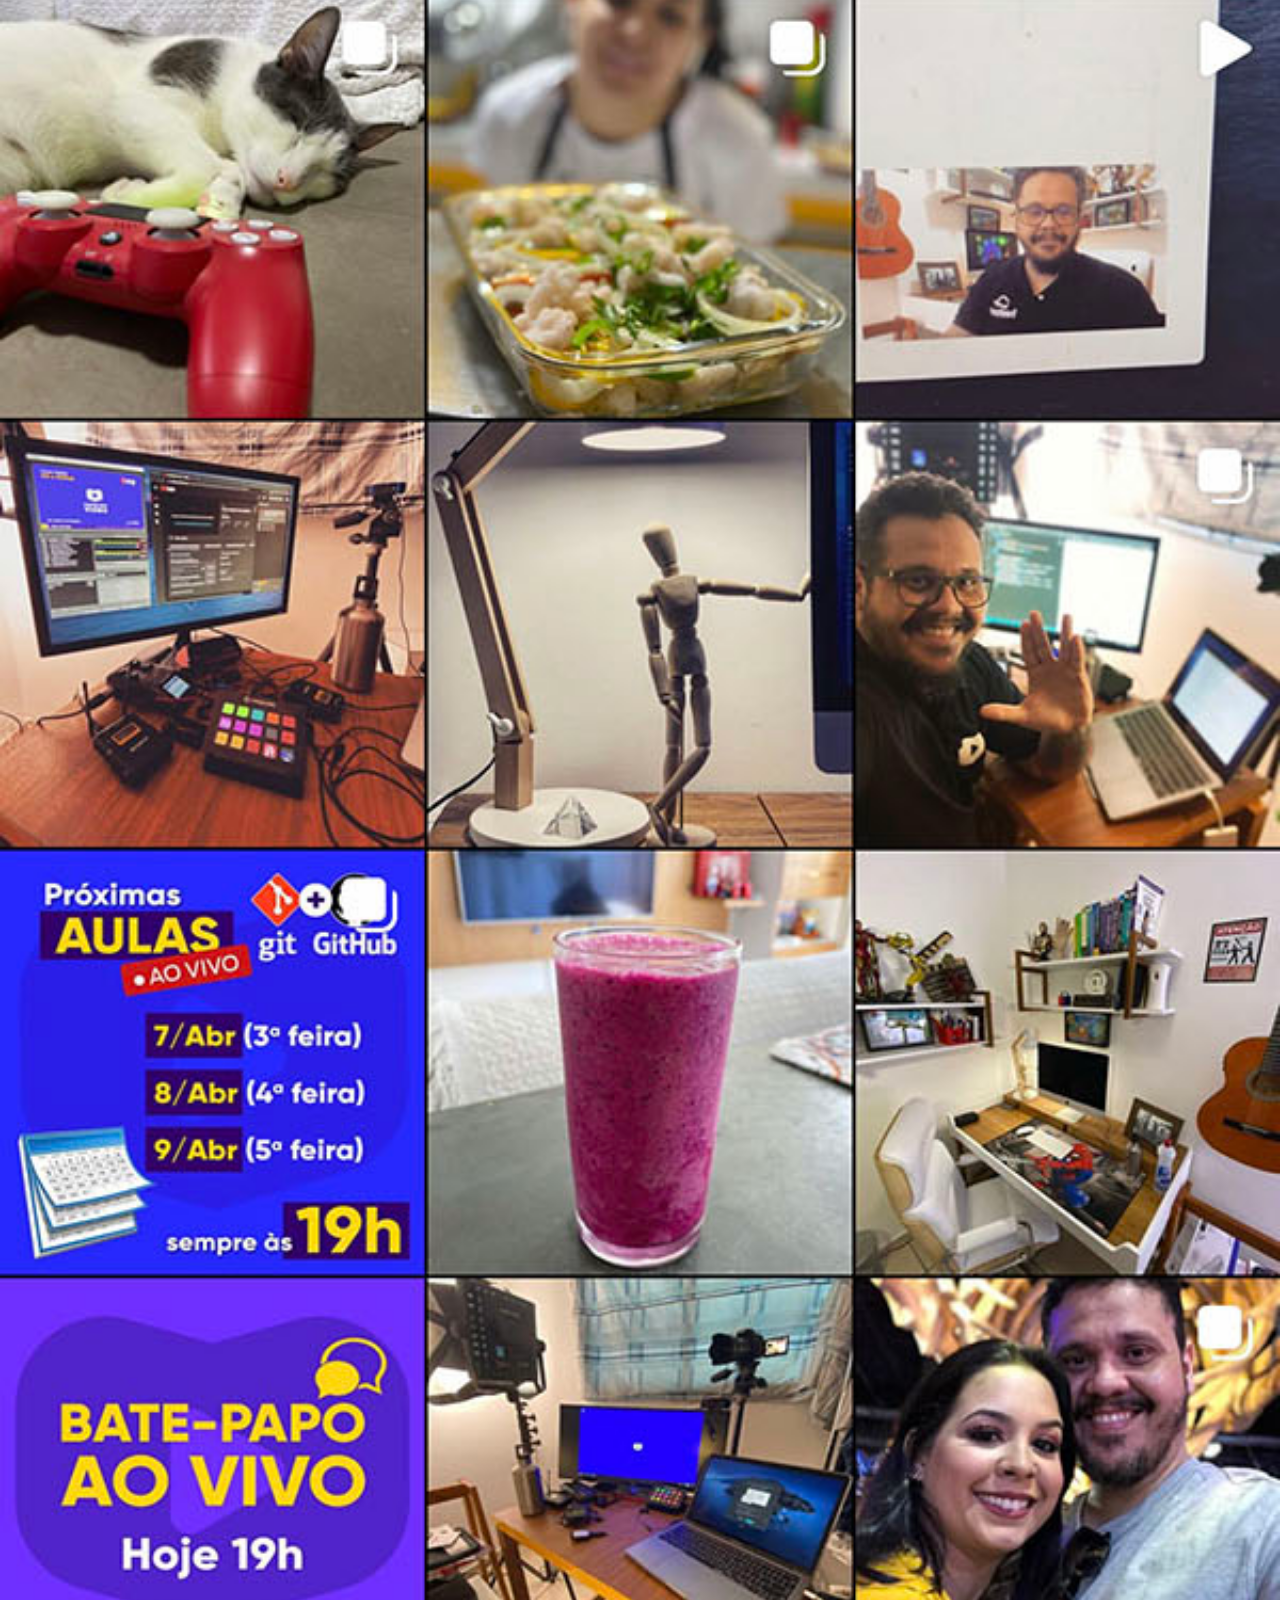
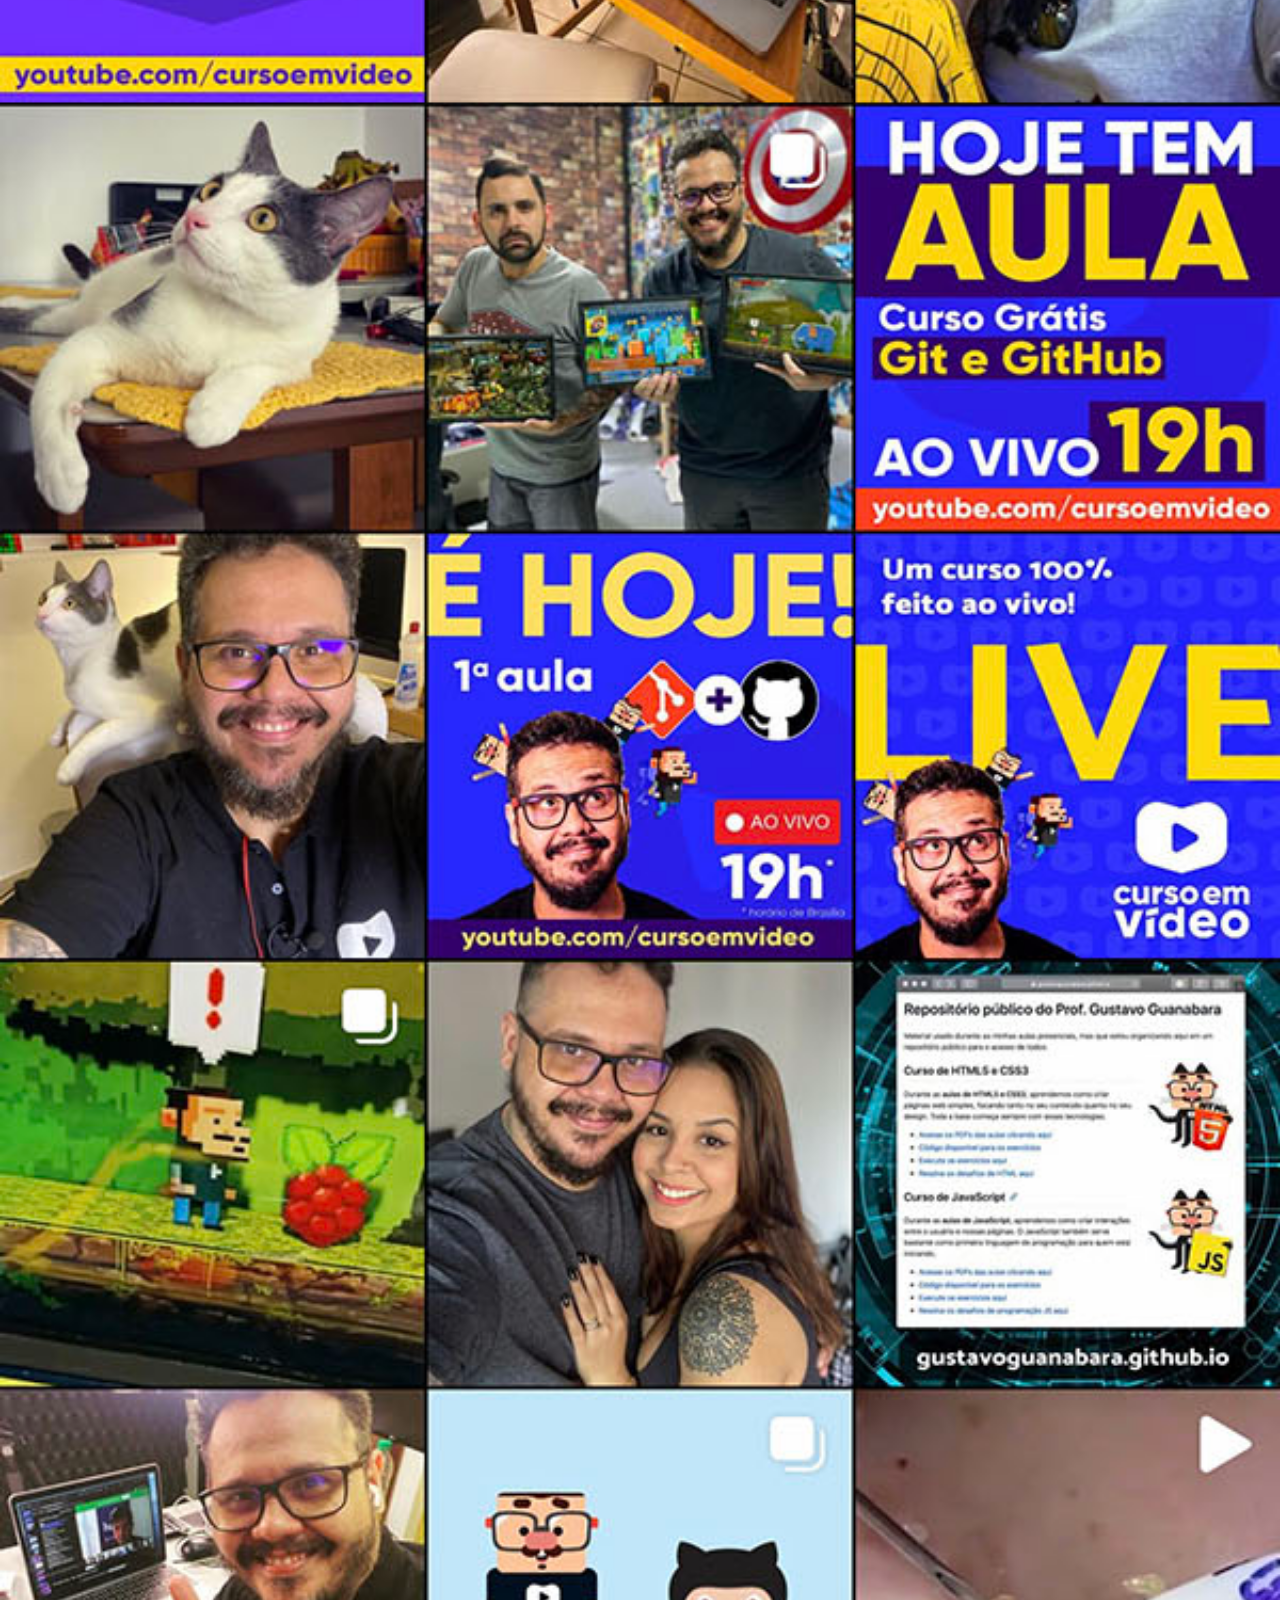
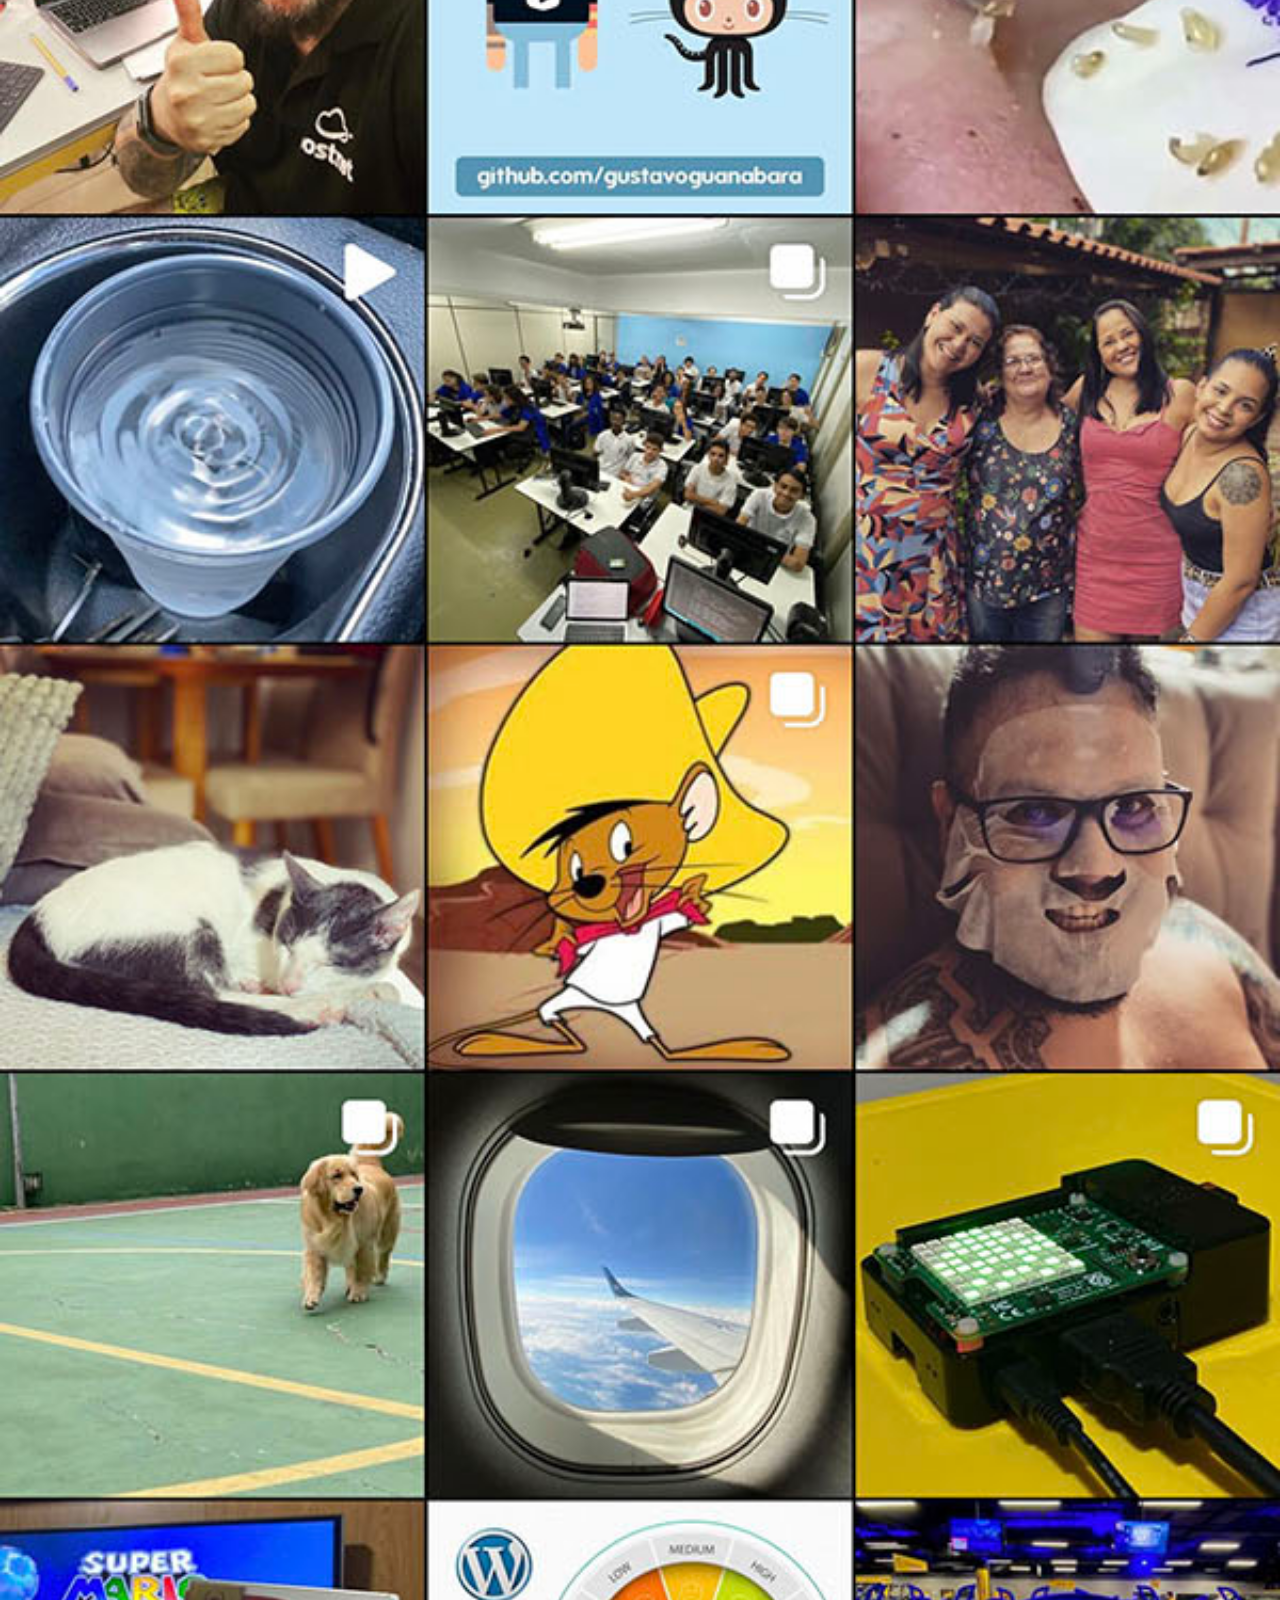
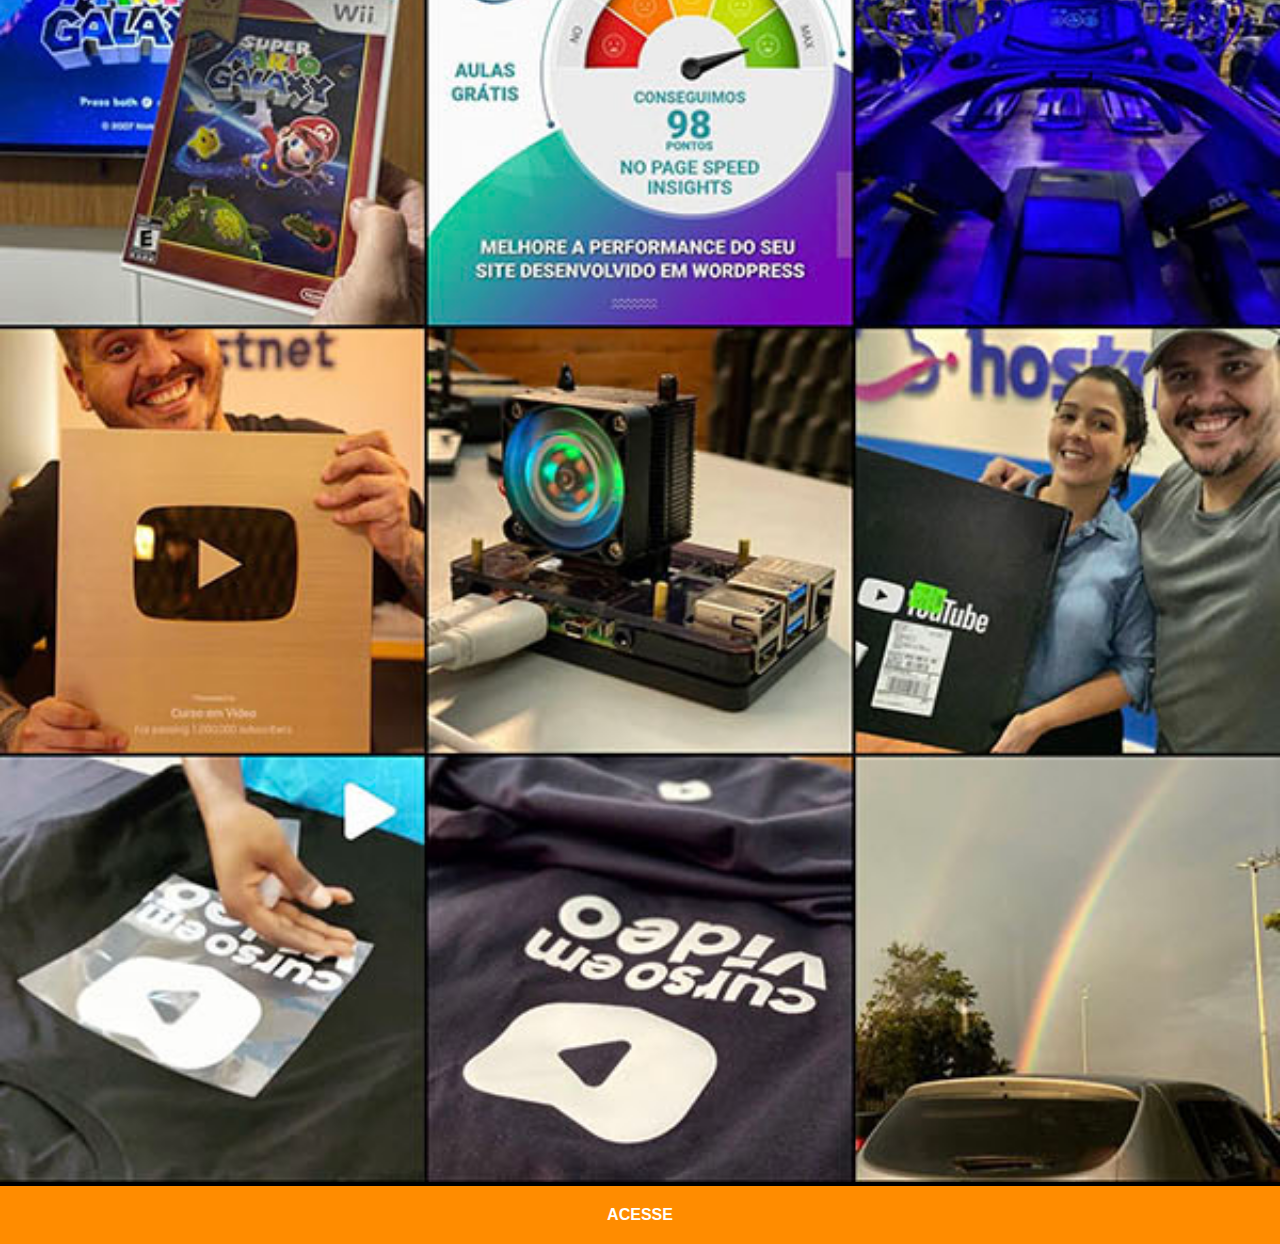
<file: instagram.html>
<!DOCTYPE html>
<html lang="pt-br">
<head>
    <meta charset="UTF-8">
    <meta name="viewport" content="width=device-width, initial-scale=1.0">
    <title>Instagram</title>
    <link rel="stylesheet" href="estilos/social.css">
</head>
<body>
    <img src="imagens/tela-instagram.jpg" alt="Instagram">
    <a href="https://www.instagram.com/gustavoguanabara/" target="_blank">ACESSE</a>
</body>
</html>
</file>
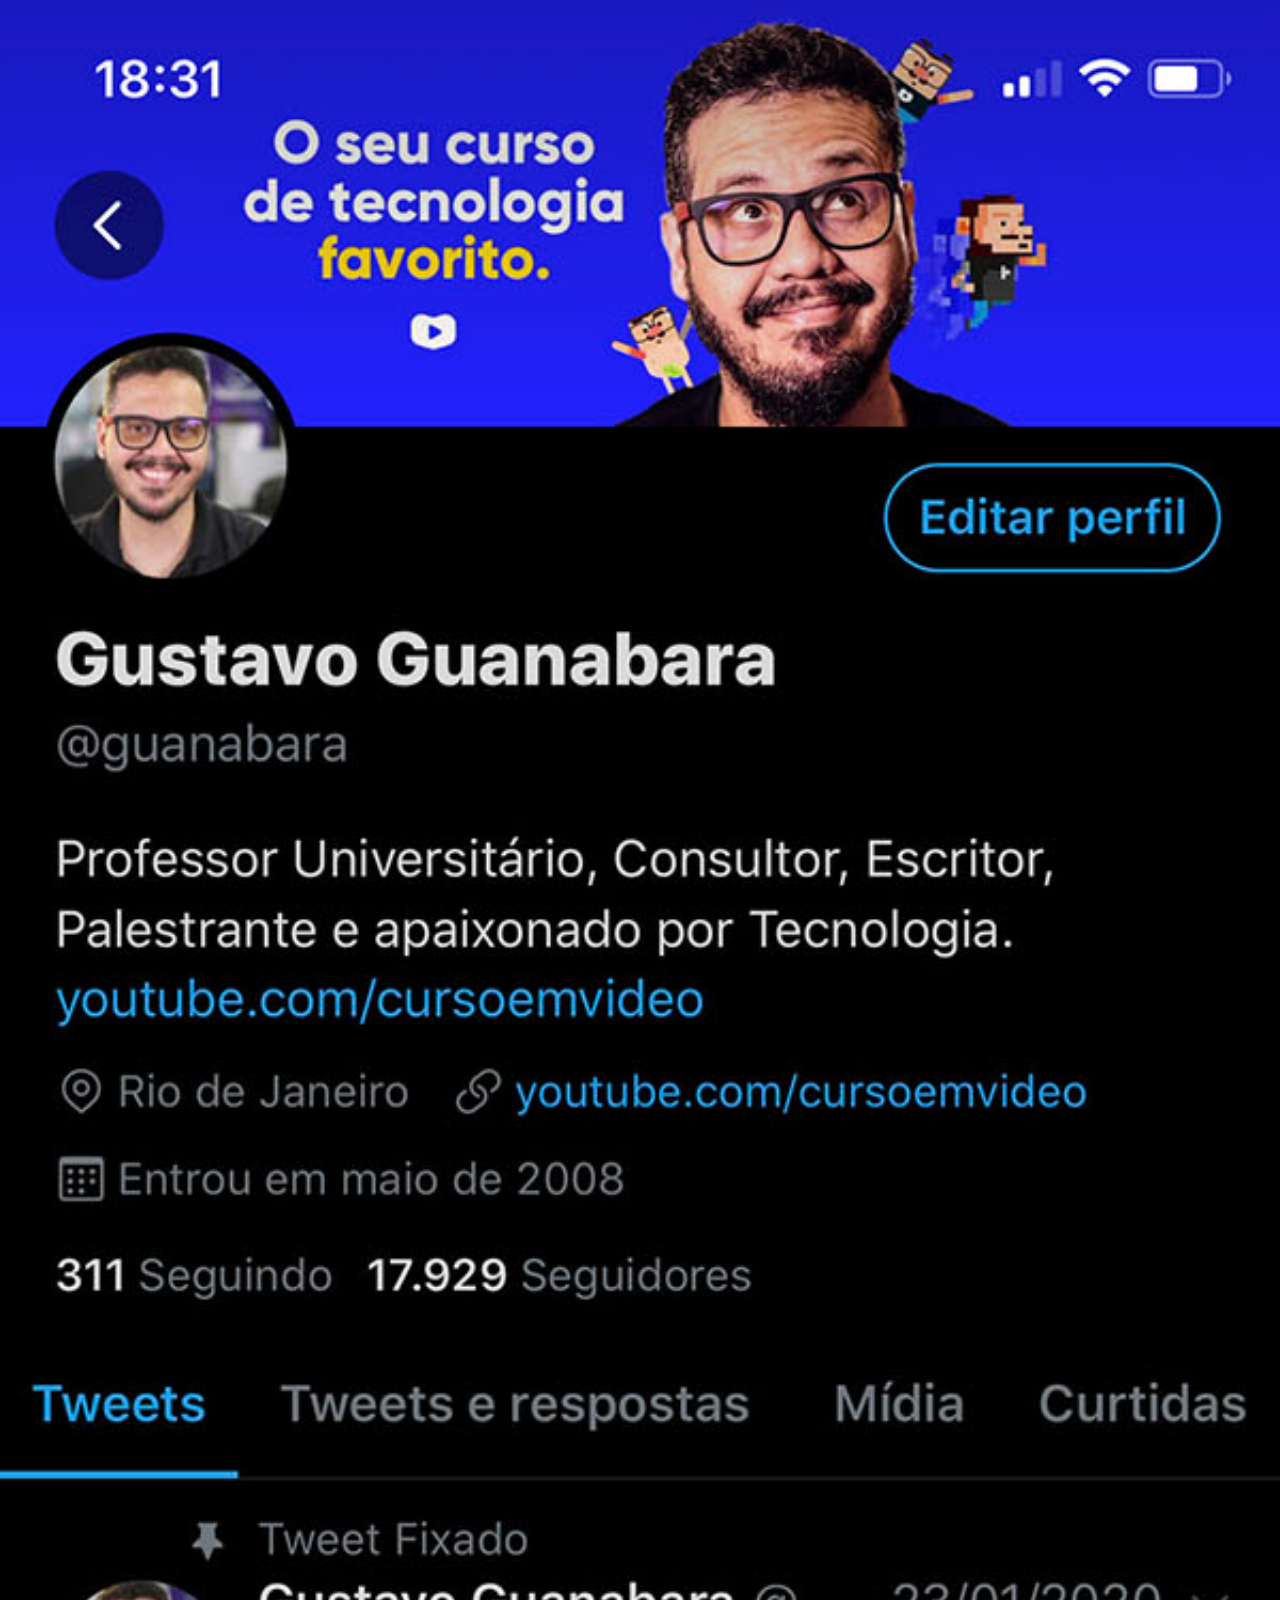
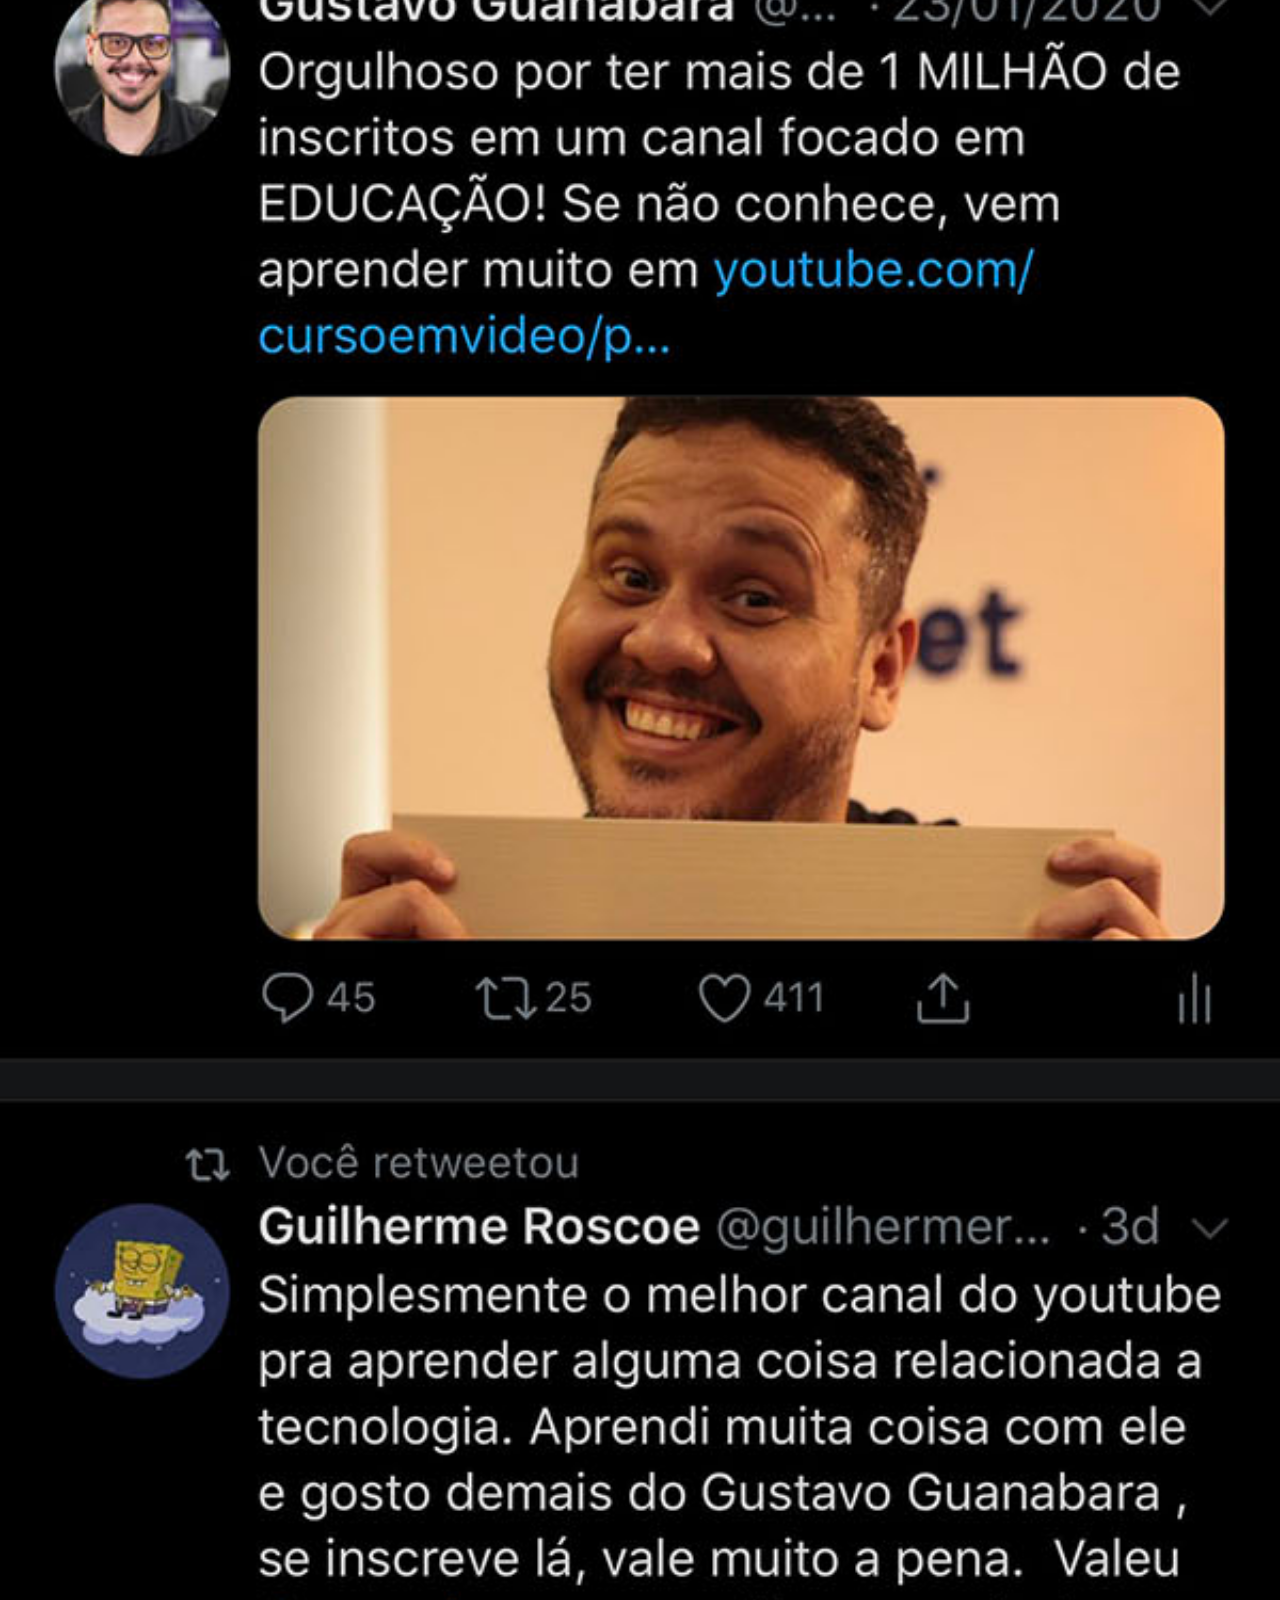
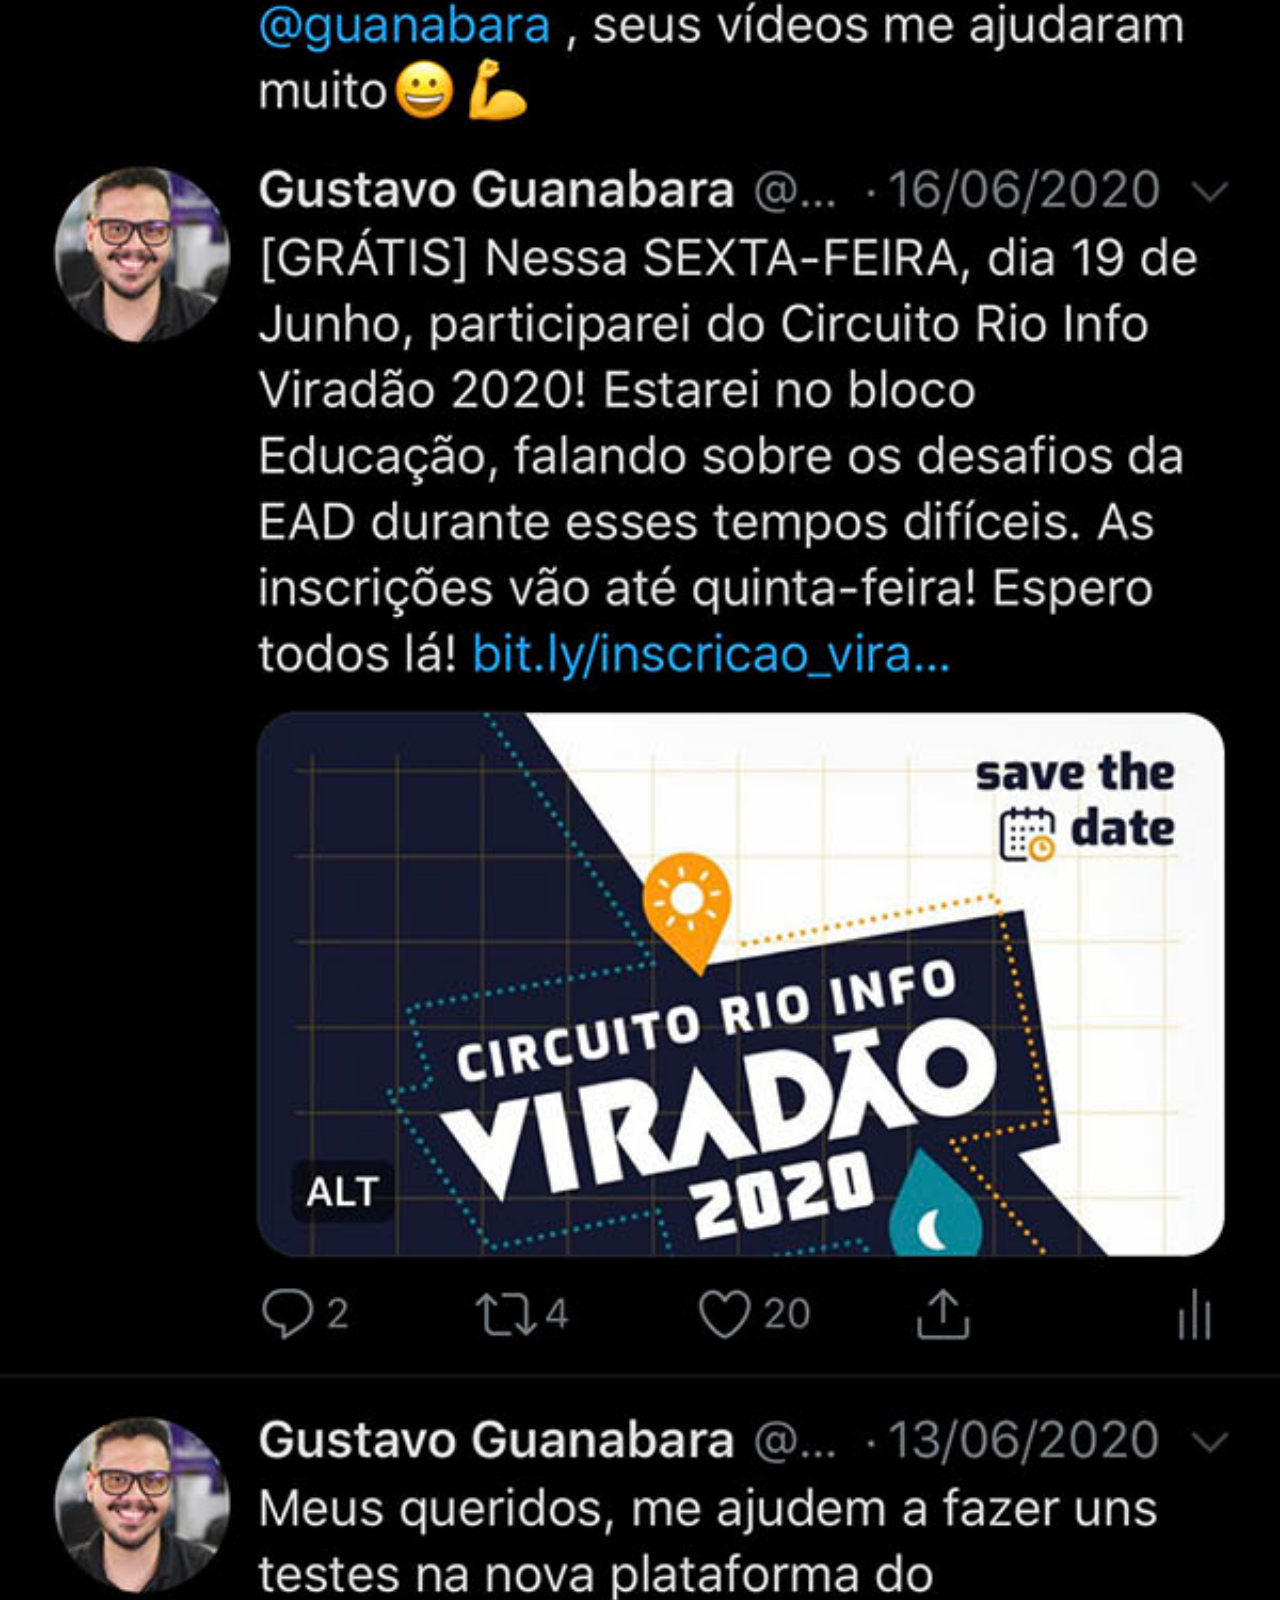
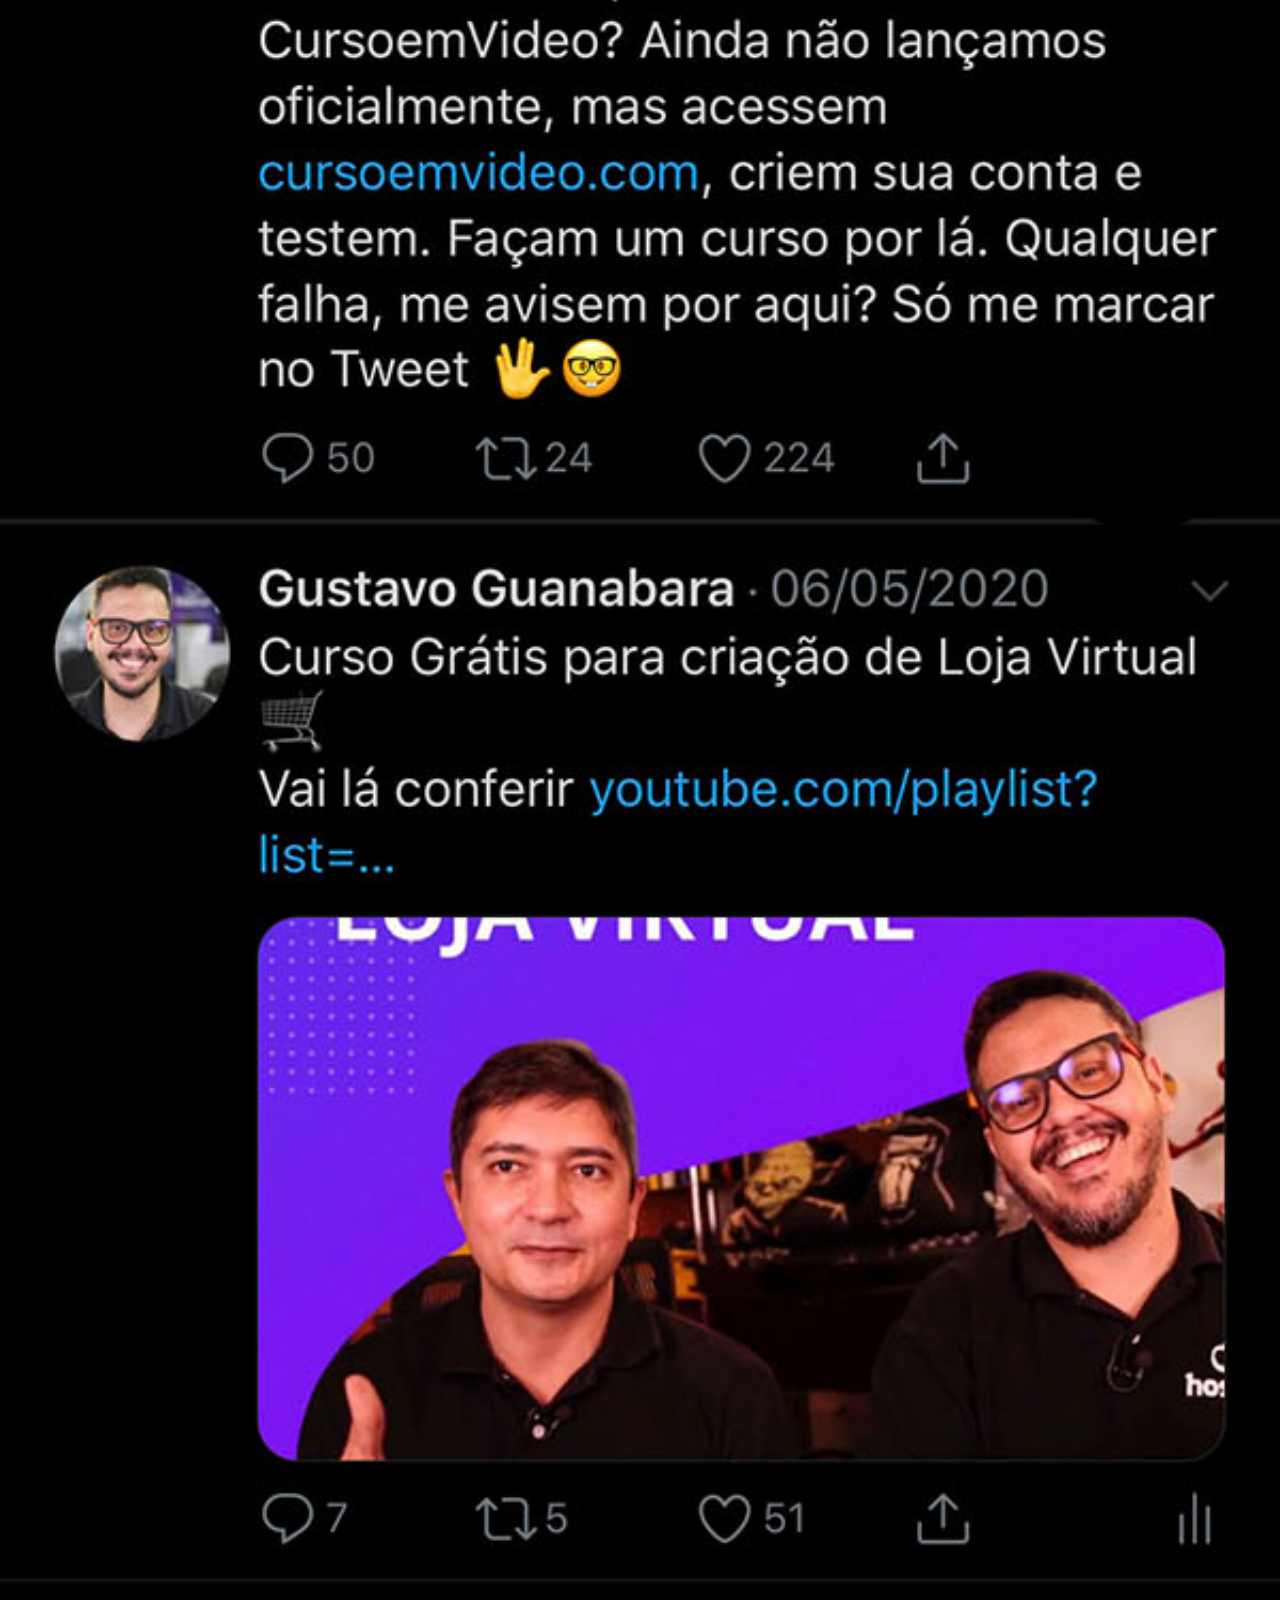
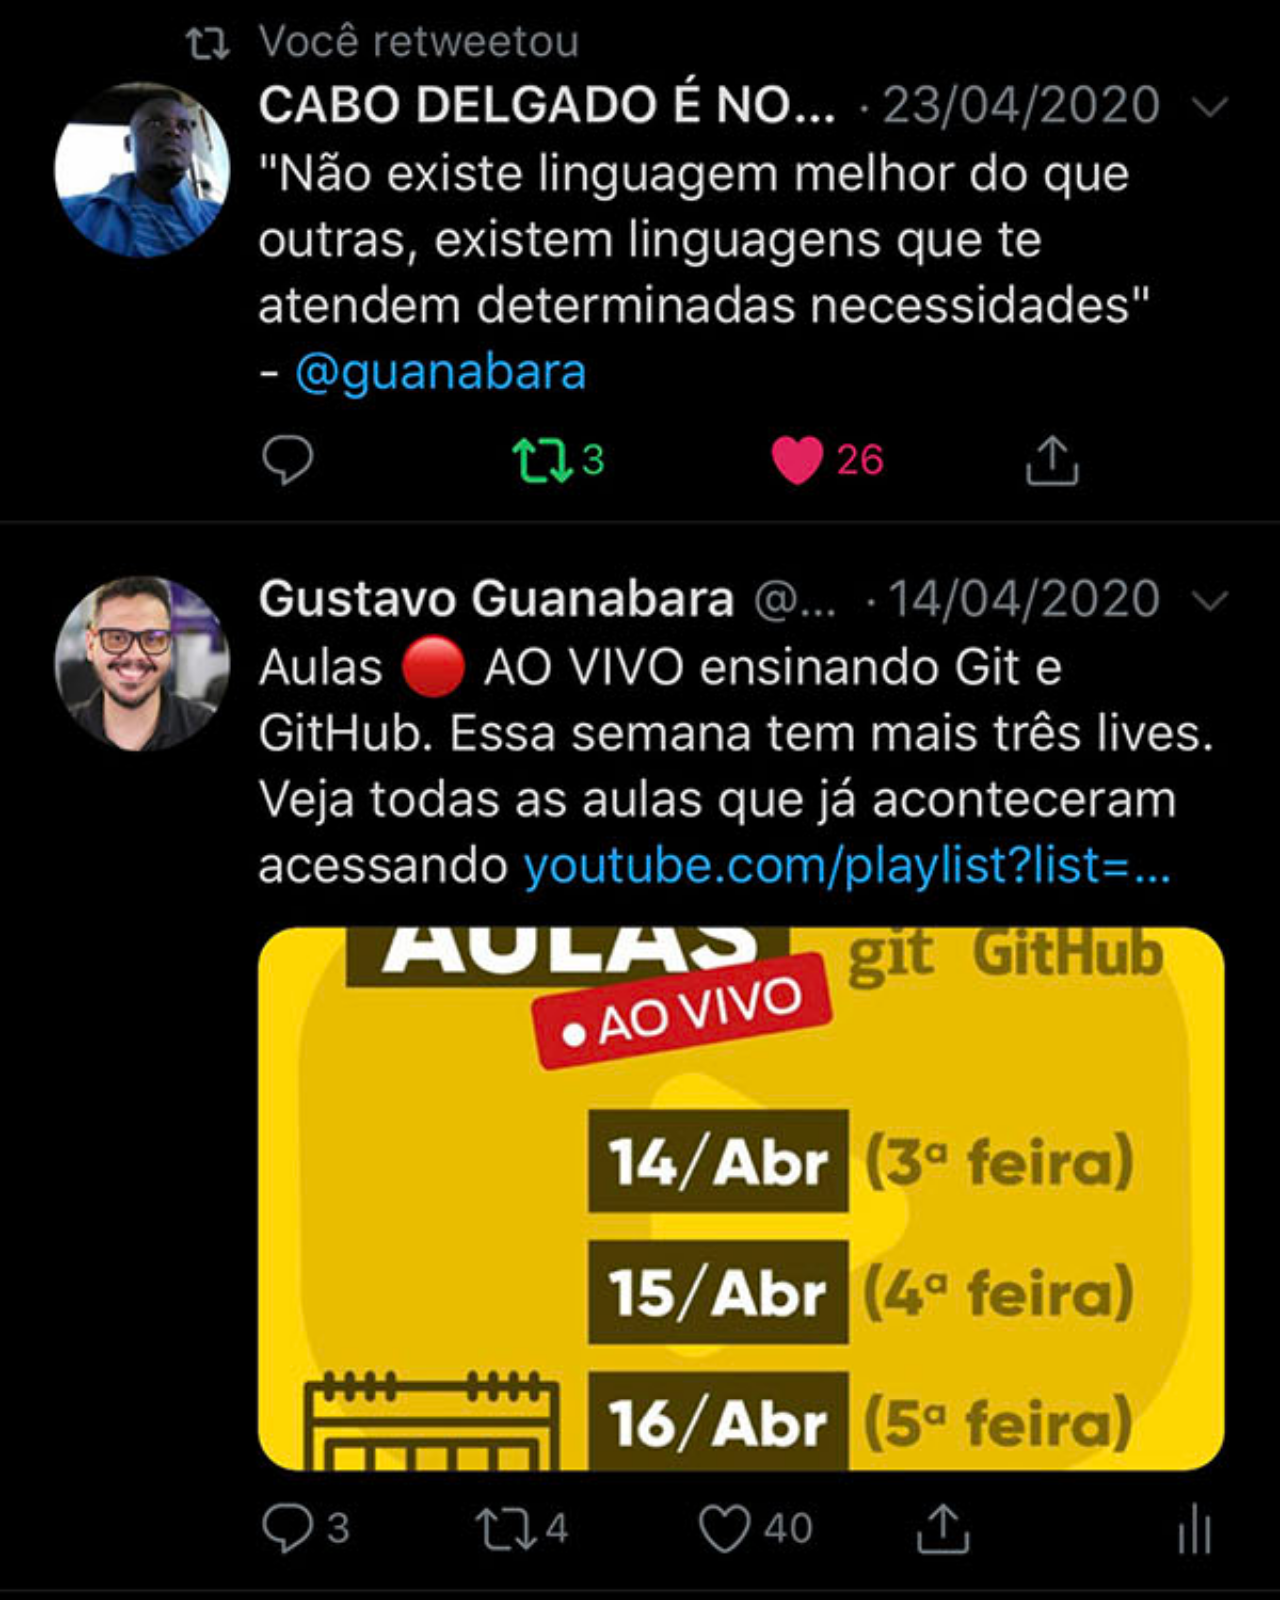
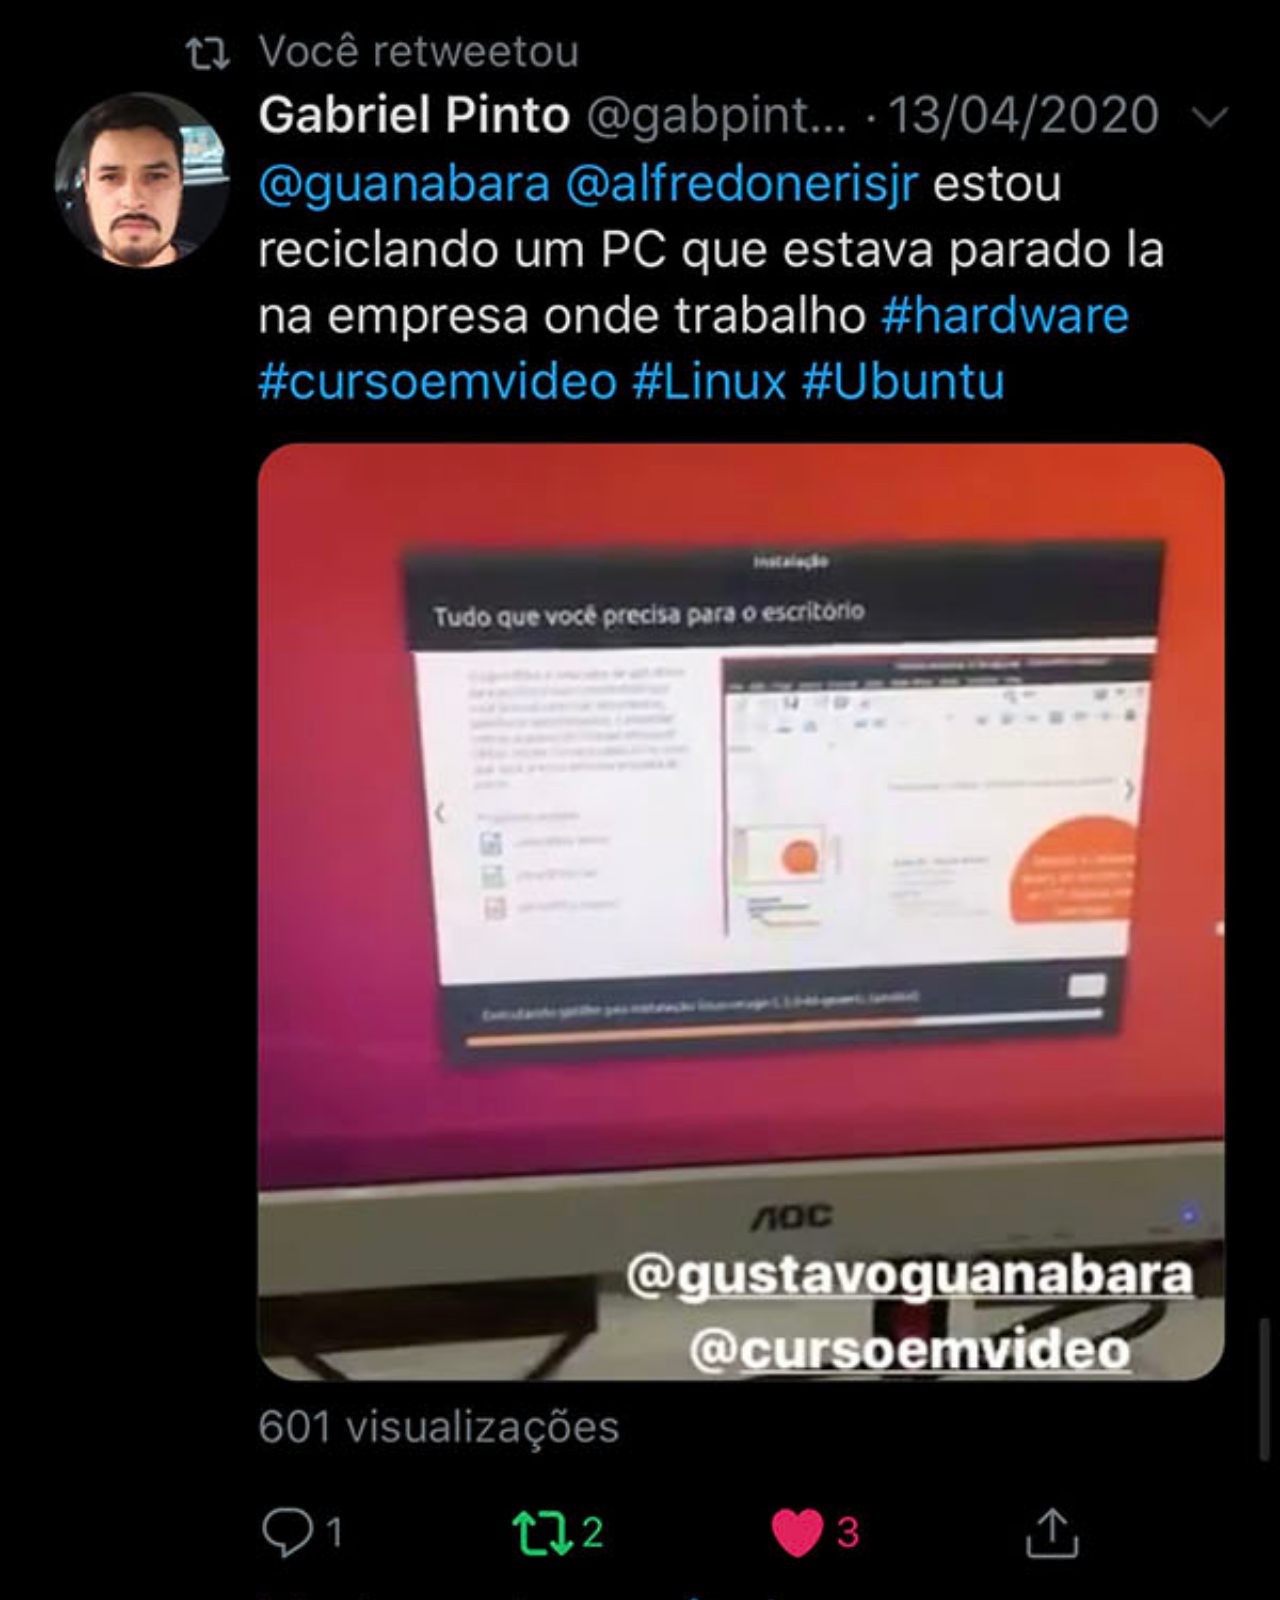
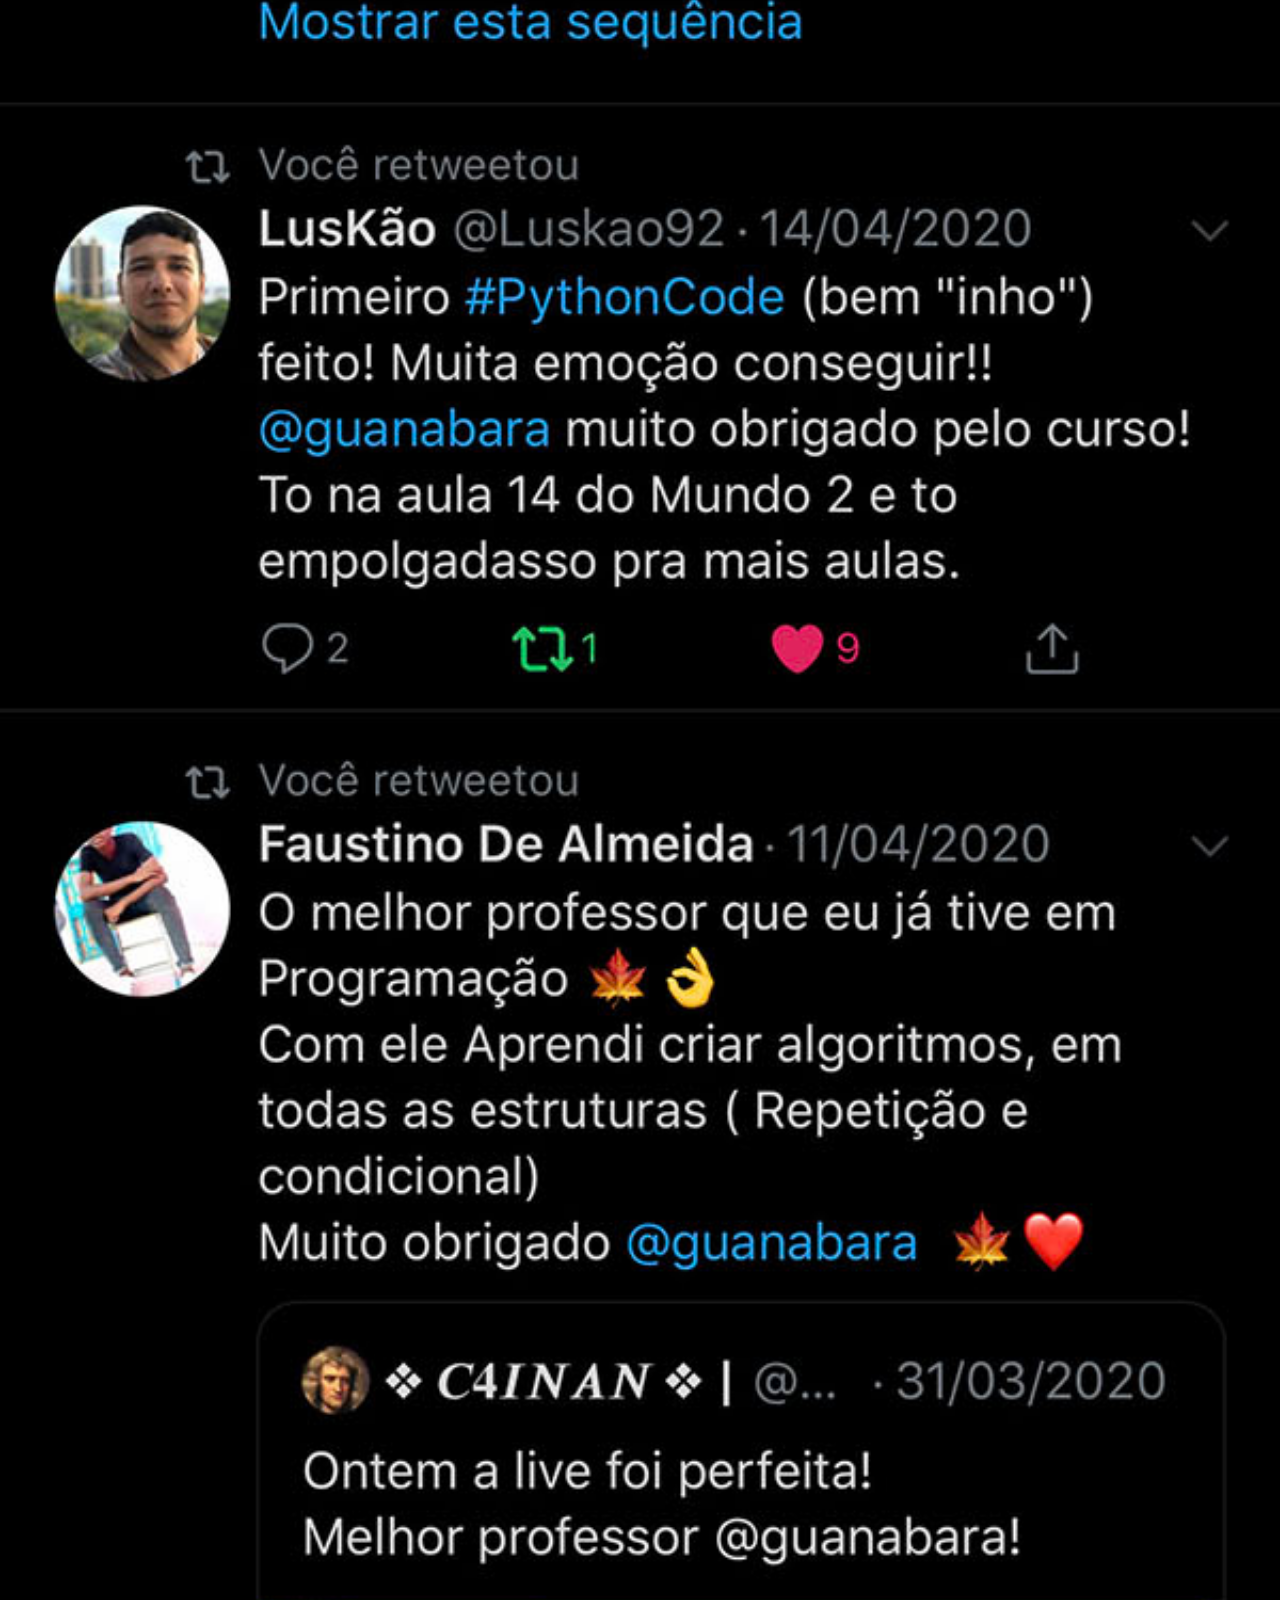
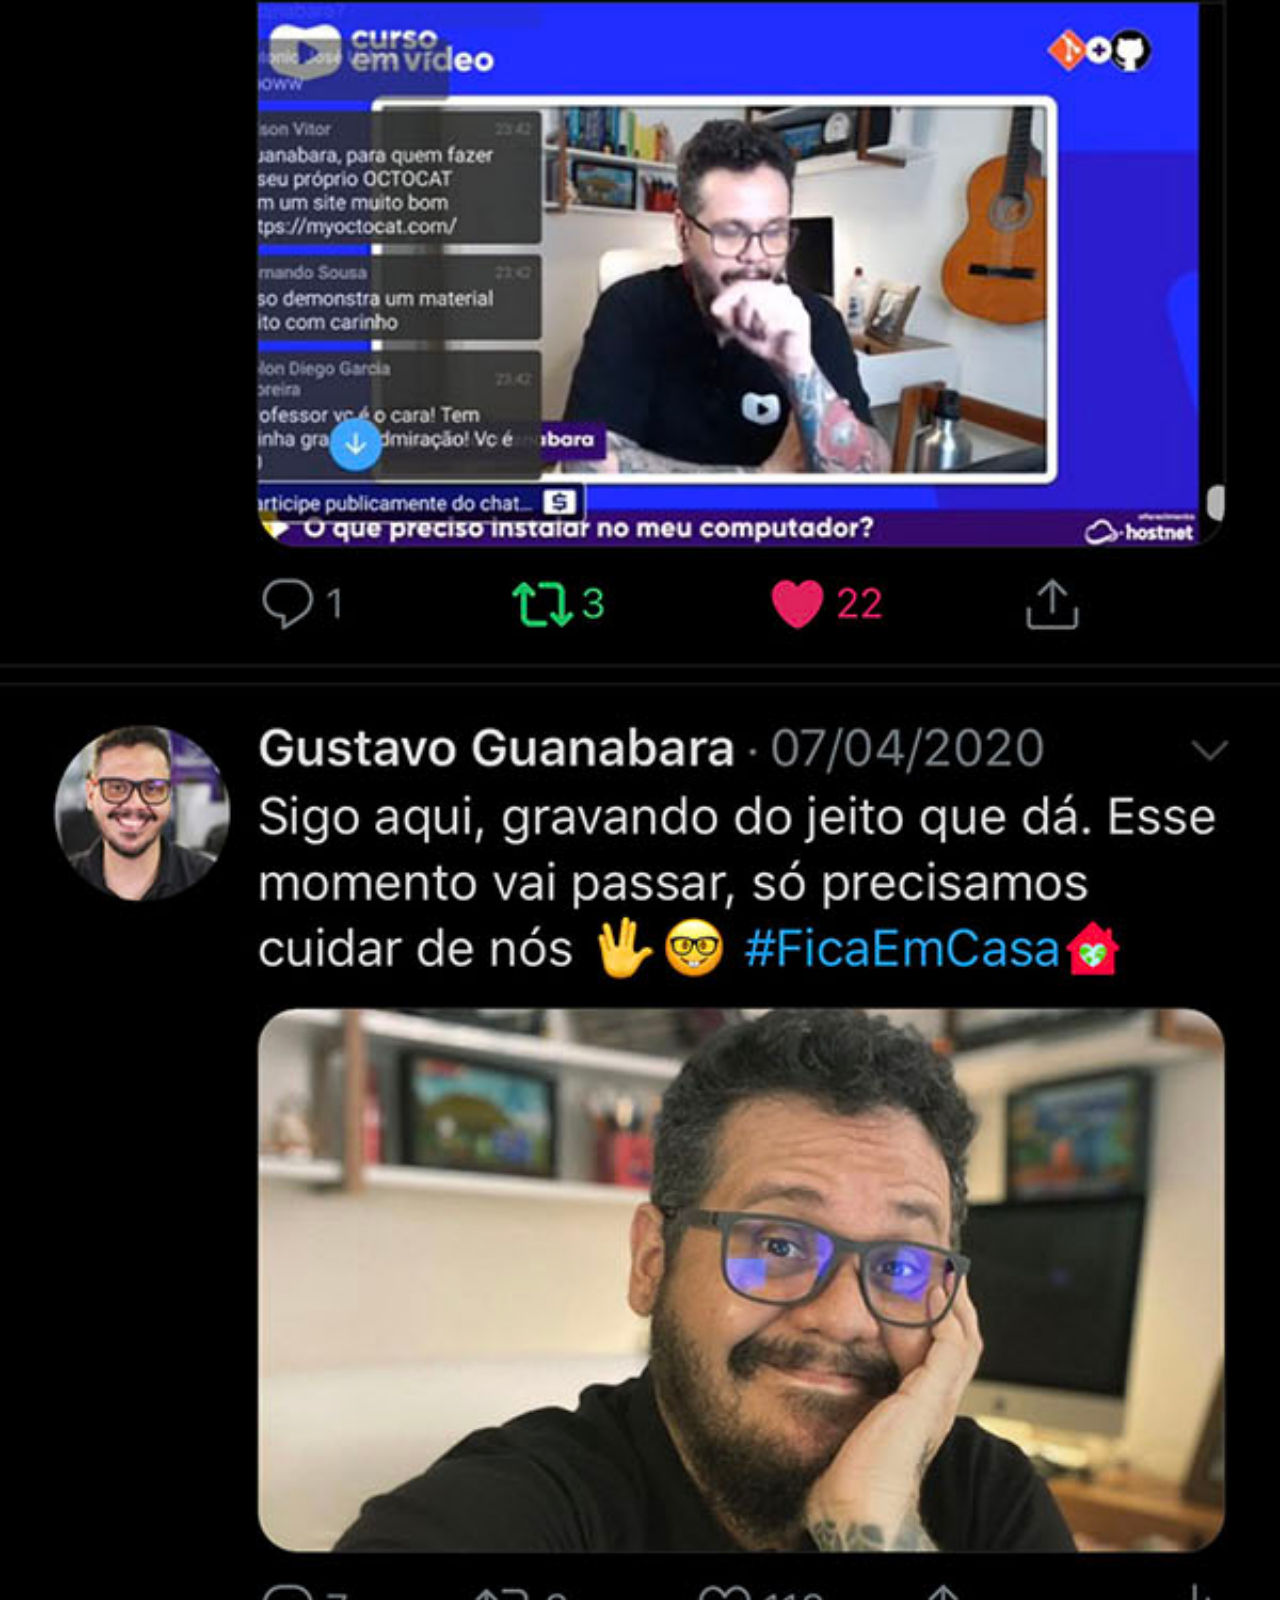
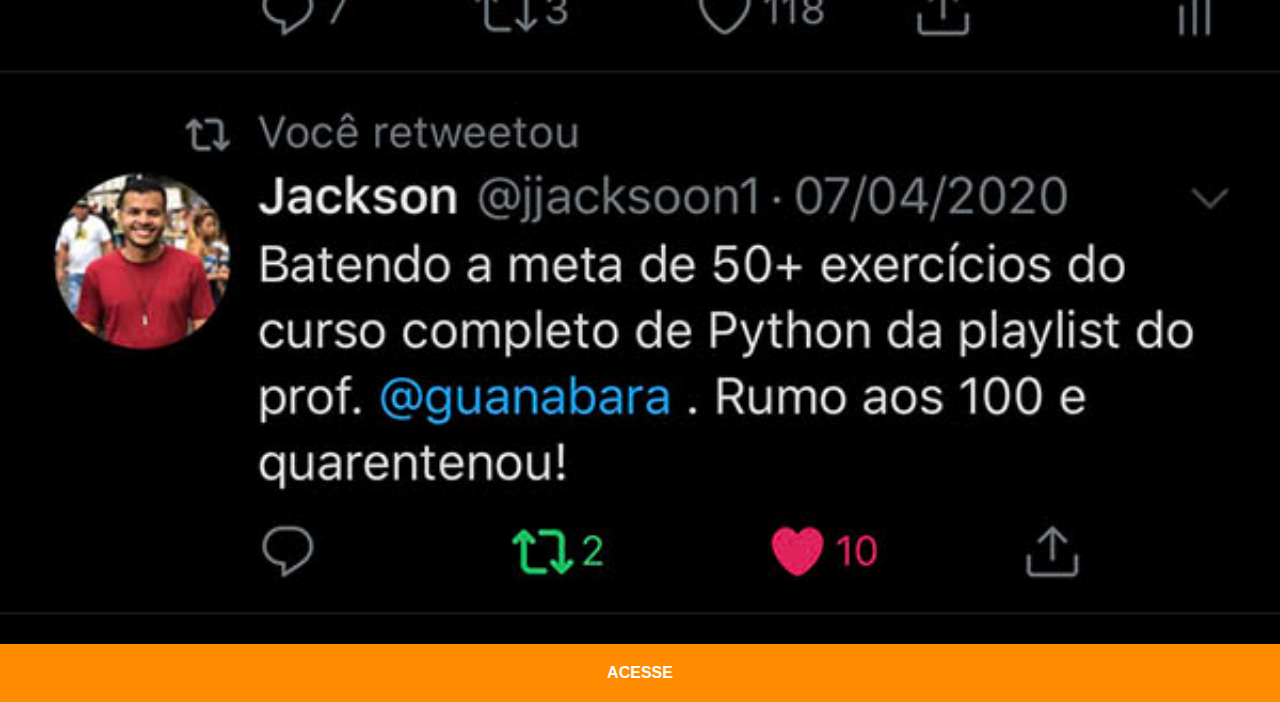
<file: twitter.html>
<!DOCTYPE html>
<html lang="pt-br">
<head>
    <meta charset="UTF-8">
    <meta name="viewport" content="width=device-width, initial-scale=1.0">
    <title>Twitter</title>
    <link rel="stylesheet" href="estilos/social.css">
</head>
<body>
    <img src="imagens/tela-twitter.jpg" alt="Twitter">
    <a href="https://www.bing.com/ck/a?!&&p=3ae4c065dbe23c18JmltdHM9MTcyNjc5MDQwMCZpZ3VpZD0wYTYwYWQxMy1lNDhhLTZmODMtMjZmZS1iZWJjZTVmODZlMDkmaW5zaWQ9NTE4Nw&ptn=3&ver=2&hsh=3&fclid=0a60ad13-e48a-6f83-26fe-bebce5f86e09&psq=twittergustavo+guanabara&u=a1aHR0cHM6Ly90d2l0dGVyLmNvbS9ndWFuYWJhcmEvc3RhdHVzLzEzODA1MzY5NjYwMzU0ODA1Nzc&ntb=1">ACESSE</a>
</body>
</html>
</file>
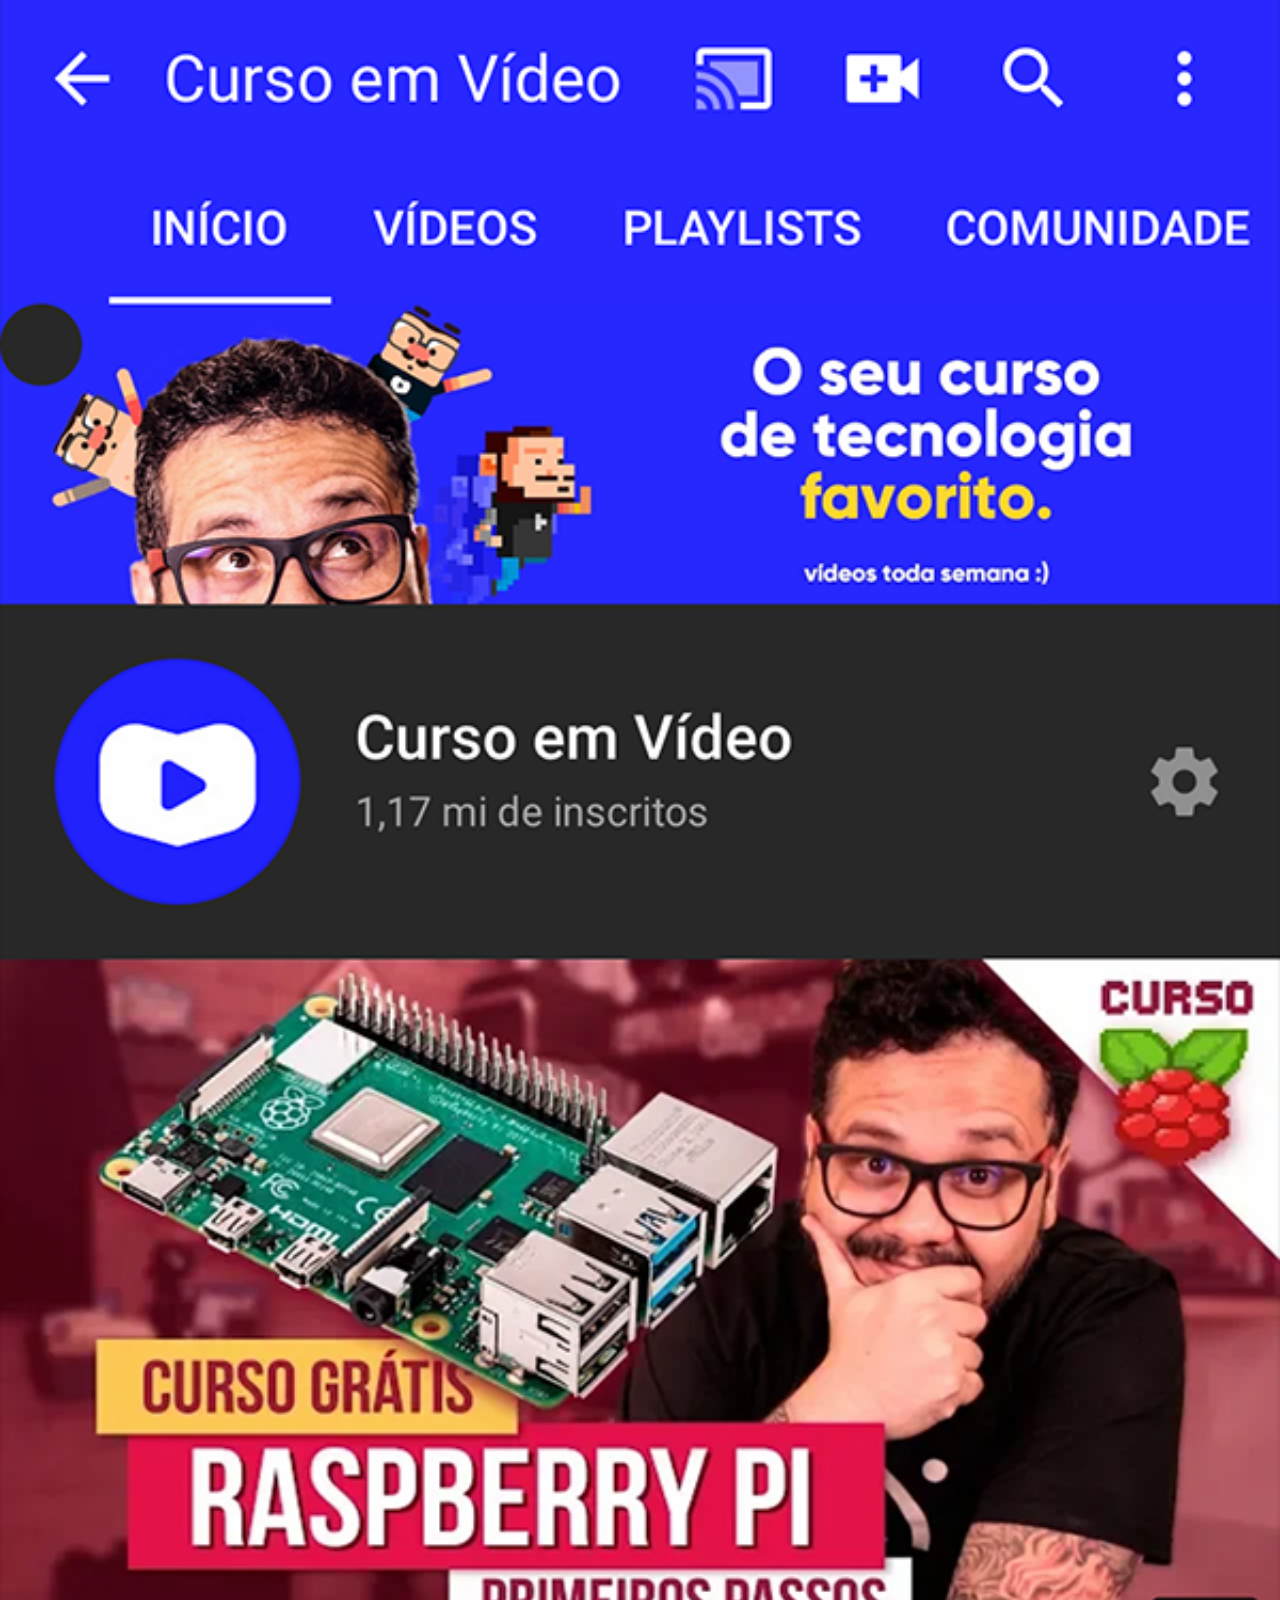
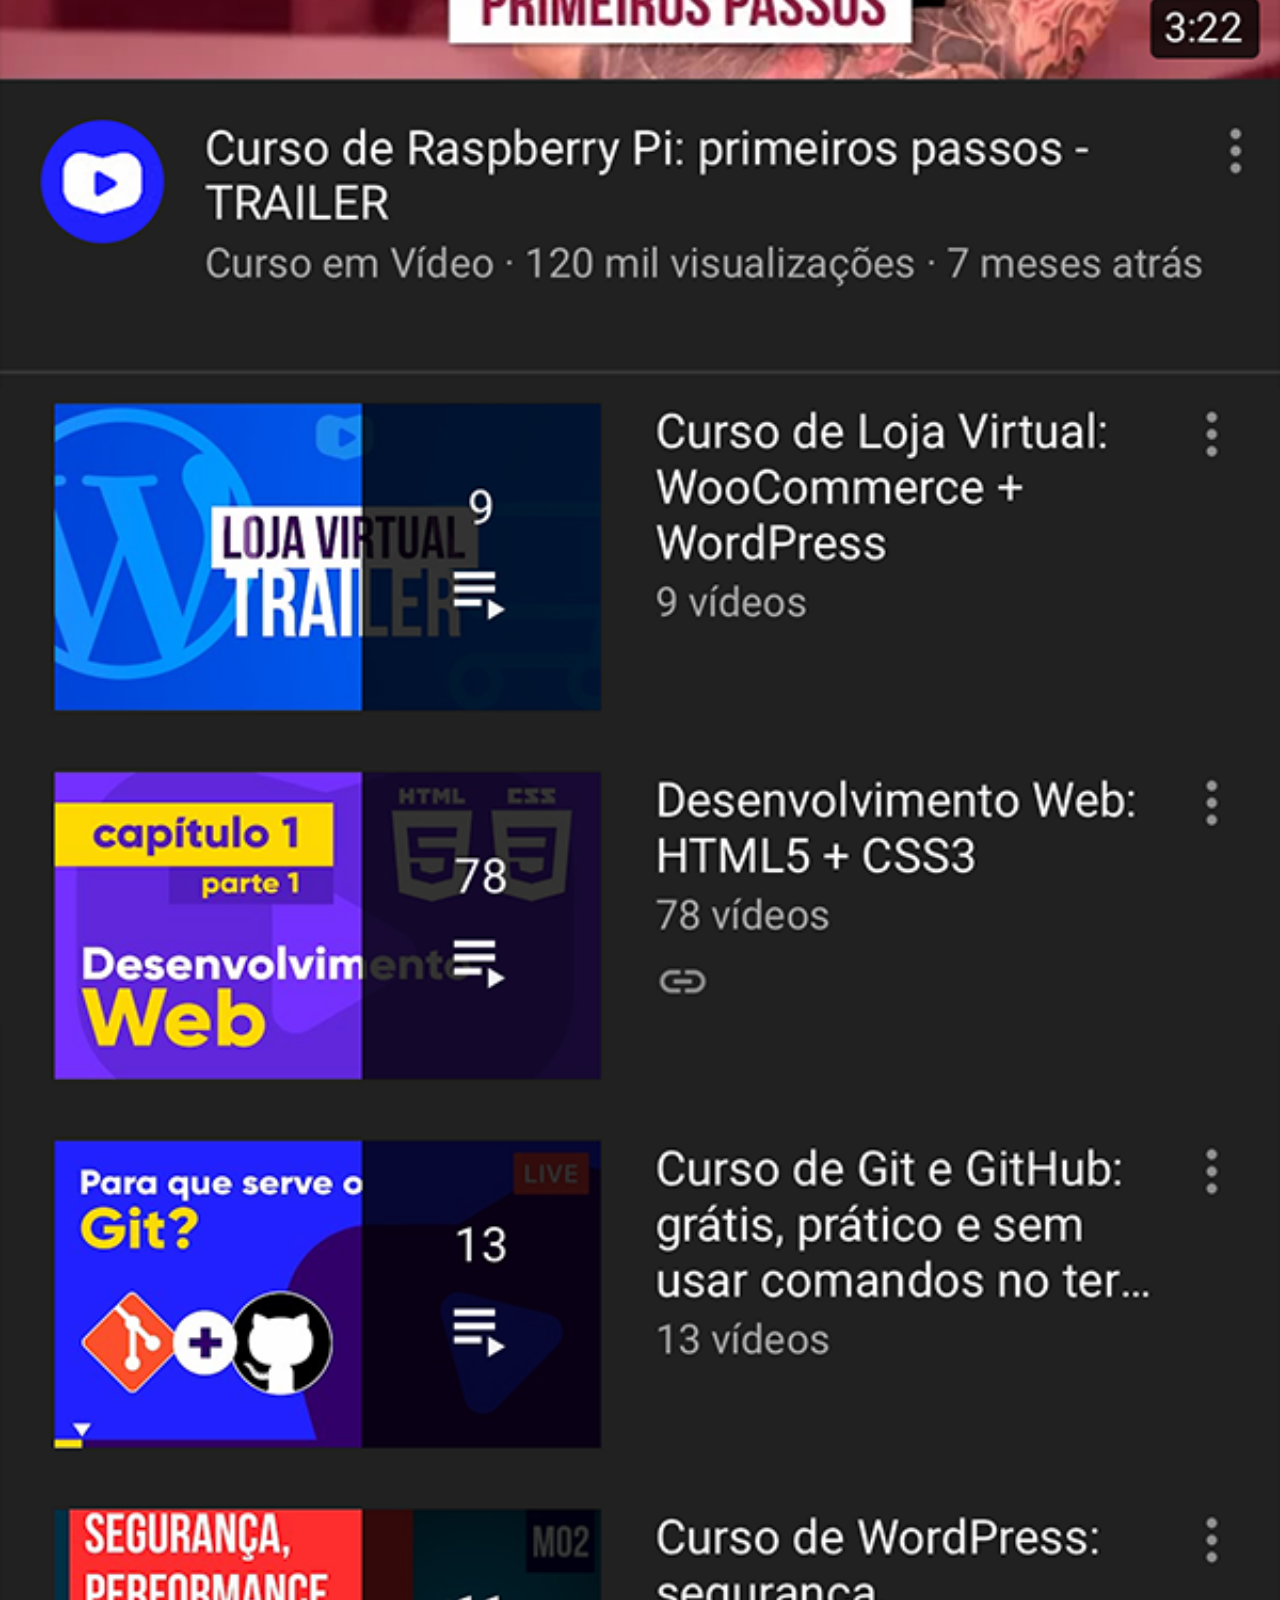
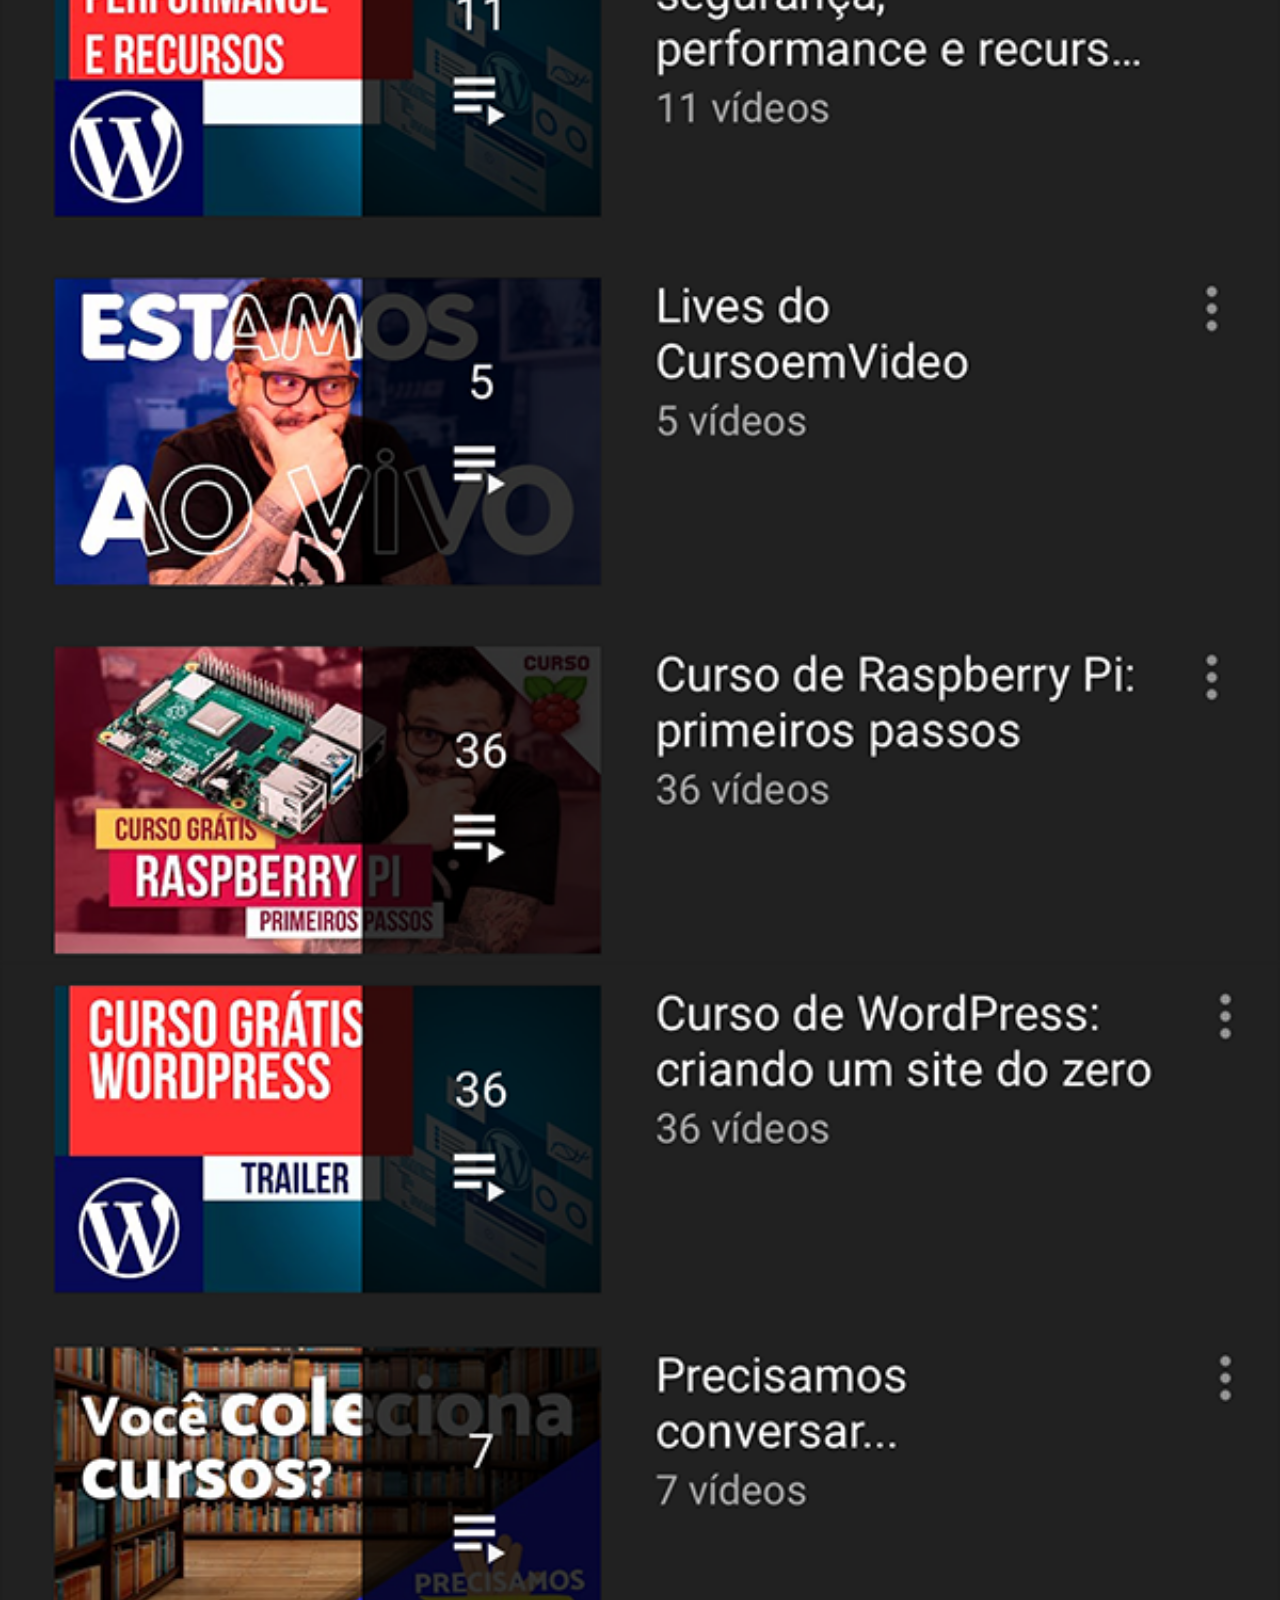
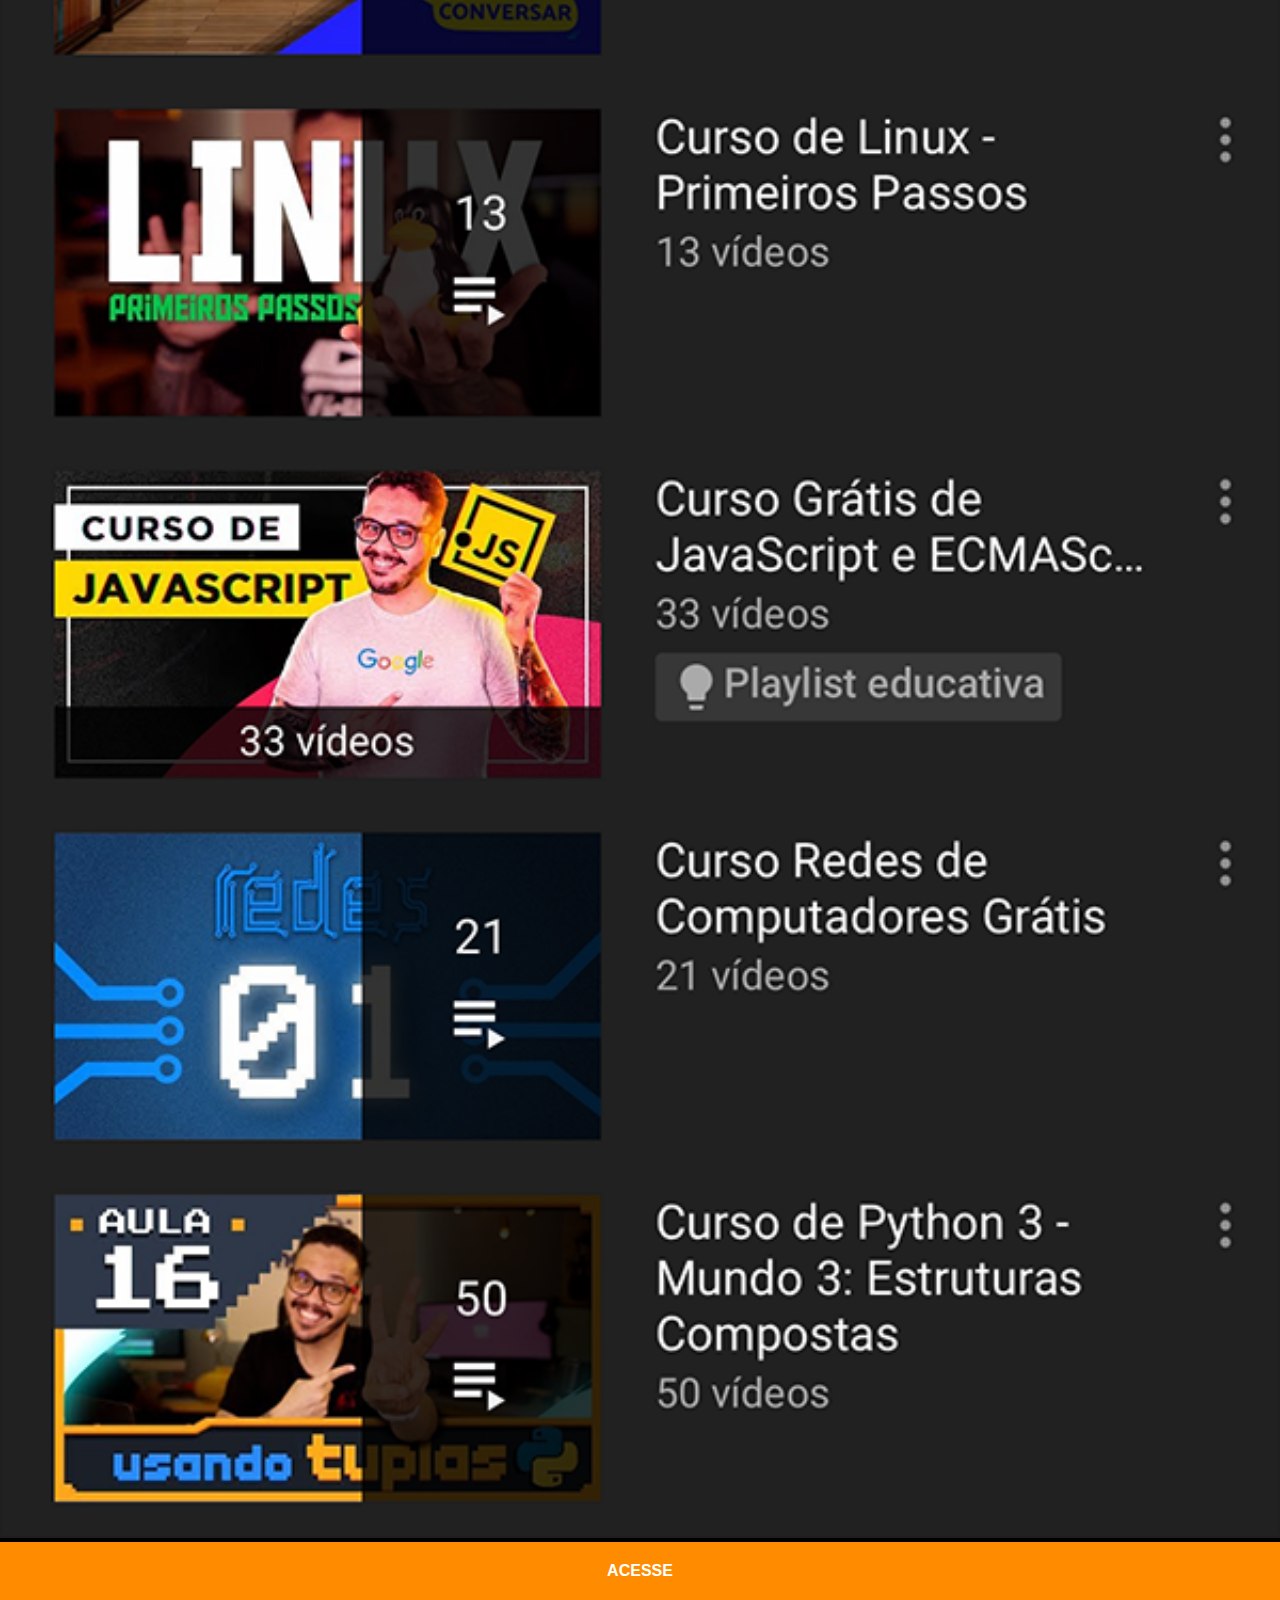
<file: youtube.html>
<!DOCTYPE html>
<html lang="pt-br">
<head>
    <meta charset="UTF-8">
    <meta name="viewport" content="width=device-width, initial-scale=1.0">
    <title>Youtube</title>
   <link rel="stylesheet" href="estilos/social.css">
</head>
<body>
    <img src="imagens/tela-youtube.png" alt="youtube">
    <a href="https://www.youtube.com/user/cursoemvideo/playlists" target="_blank">ACESSE</a>
</body>
</html>
</file>
<file: estilos/style.css>
@charset "UTF-8";

* {
    margin: 0px;
    padding: 0px;
    font-family: Arial, Helvetica, sans-serif;
}

html, body {
    height: 100vh;
    width: 100vw;
    background-color: black;
}

body {
    background: url('../imagens/fundo-madeira.jpg') no-repeat top center;
    background-size: cover;
    background-attachment: fixed;
}

main {
    position: relative;
    height: 100vh;
    display: flex;
}

section#telefone {
    position: absolute;
    top: 50%;
    left: 50%;
    transform: translate(-50%, -50%);
    height: 630px;
    width: 310px;
    background:url('../imagens/frame-iphone.png' ) no-repeat;
}

iframe#tela {
    position: relative;
    top: 80px;
    left: 22px;
    height: 476px;
    width: 270px;
}

section#redes-sociais {
    position: absolute;
    right: 0%; 
}

section#redes-sociais img {
    width: 50px;
    margin: 15px;
    border-radius: 50%;
    box-shadow: 2px 2px 5px rgba(0, 0, 0, 0.398);
    display: flex;
    flex-direction: column;
    box-sizing: border-box;
}

section#redes-sociais img:hover {
    border: 2px solid rgba(255, 166, 0, 0.18);
    transition: transform .3s;

}

section#redes-sociais img:active {
    transform: scale(95%);

}
</file>
<file: estilos/social.css>
@charset "UTF-8";

* {
    margin: 0px;
    padding: 0px;
    font-family: Arial, Helvetica, sans-serif;
}

body {
    background-color: black;
}

::-webkit-scrollbar {
    width: 0px;
    height: 0px;
}

img {
    width: 100vw;
}

a {
  display: block; 
  background-color: darkorange; 
  padding: 20px;
  text-align: center;
  font-weight: bolder;
  text-decoration: none;
  color: white;
}

a:hover {
    background-color: orangered;
}
</file>
